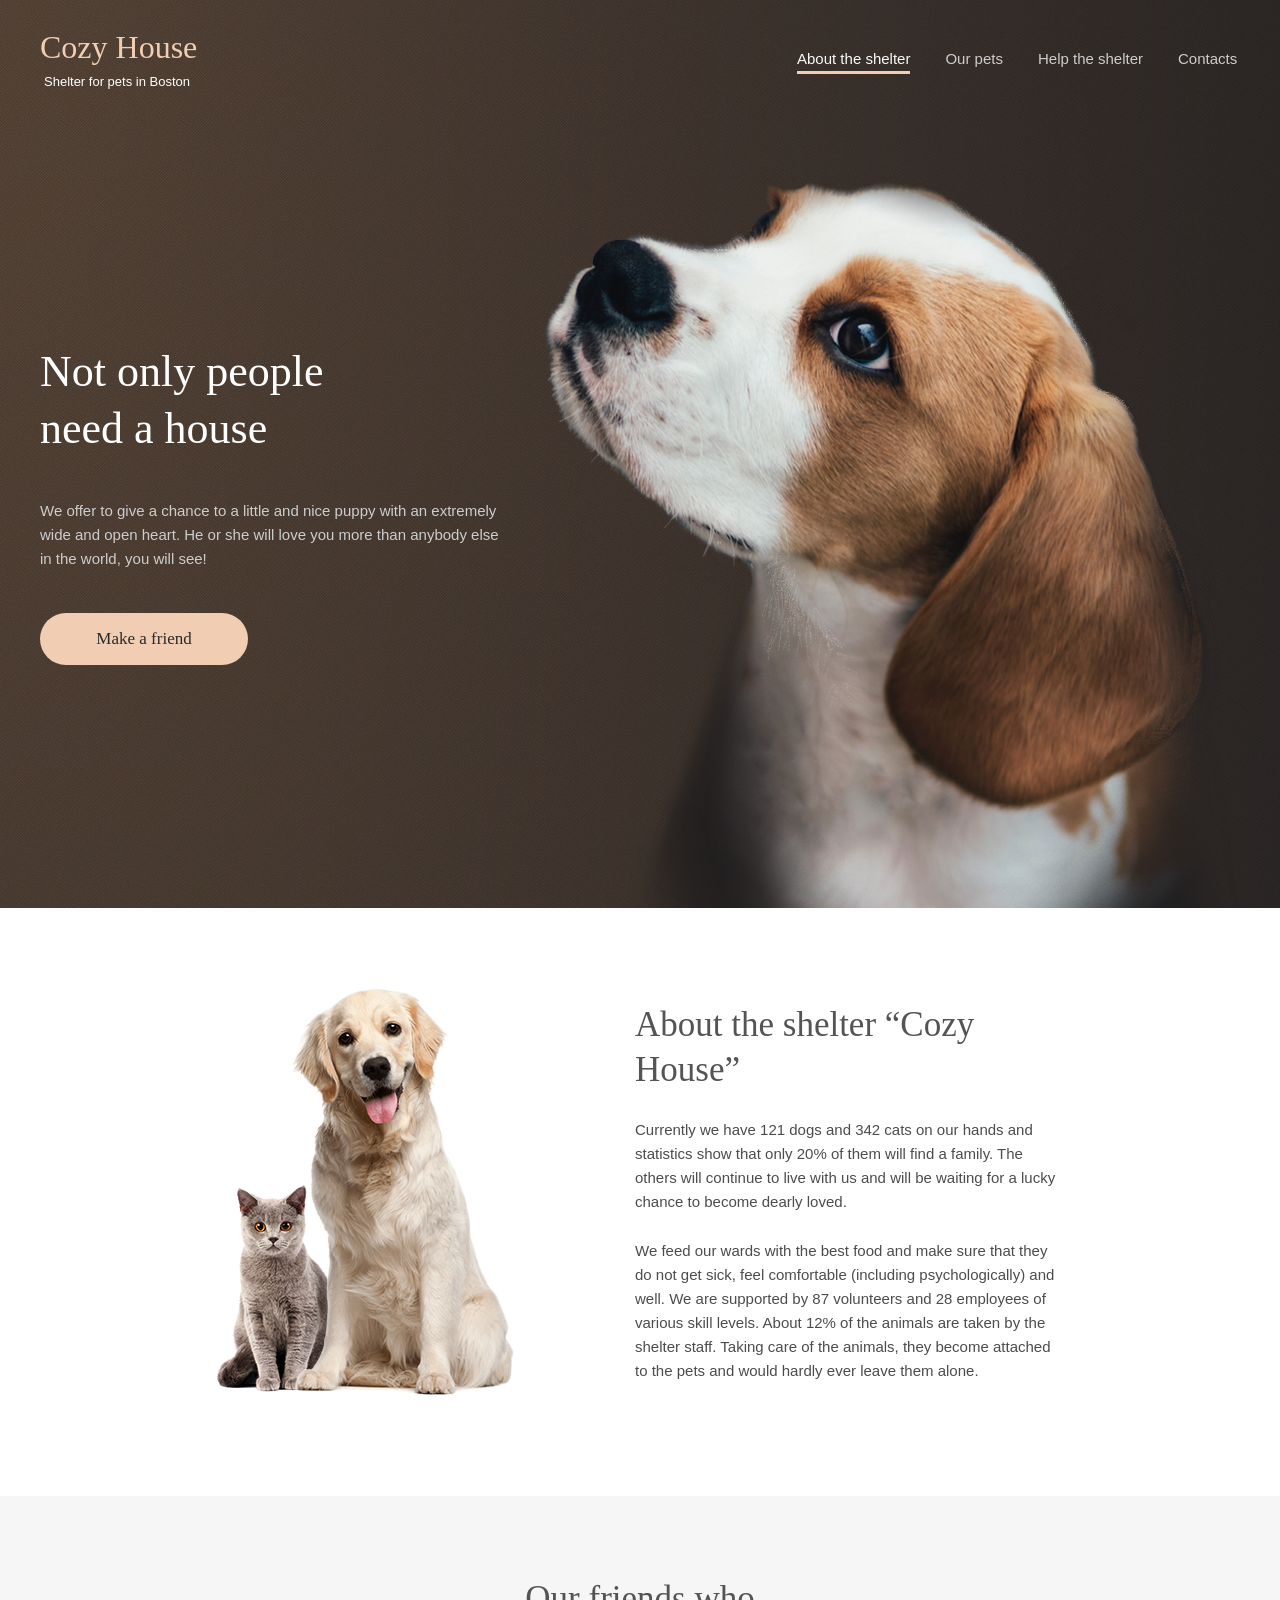
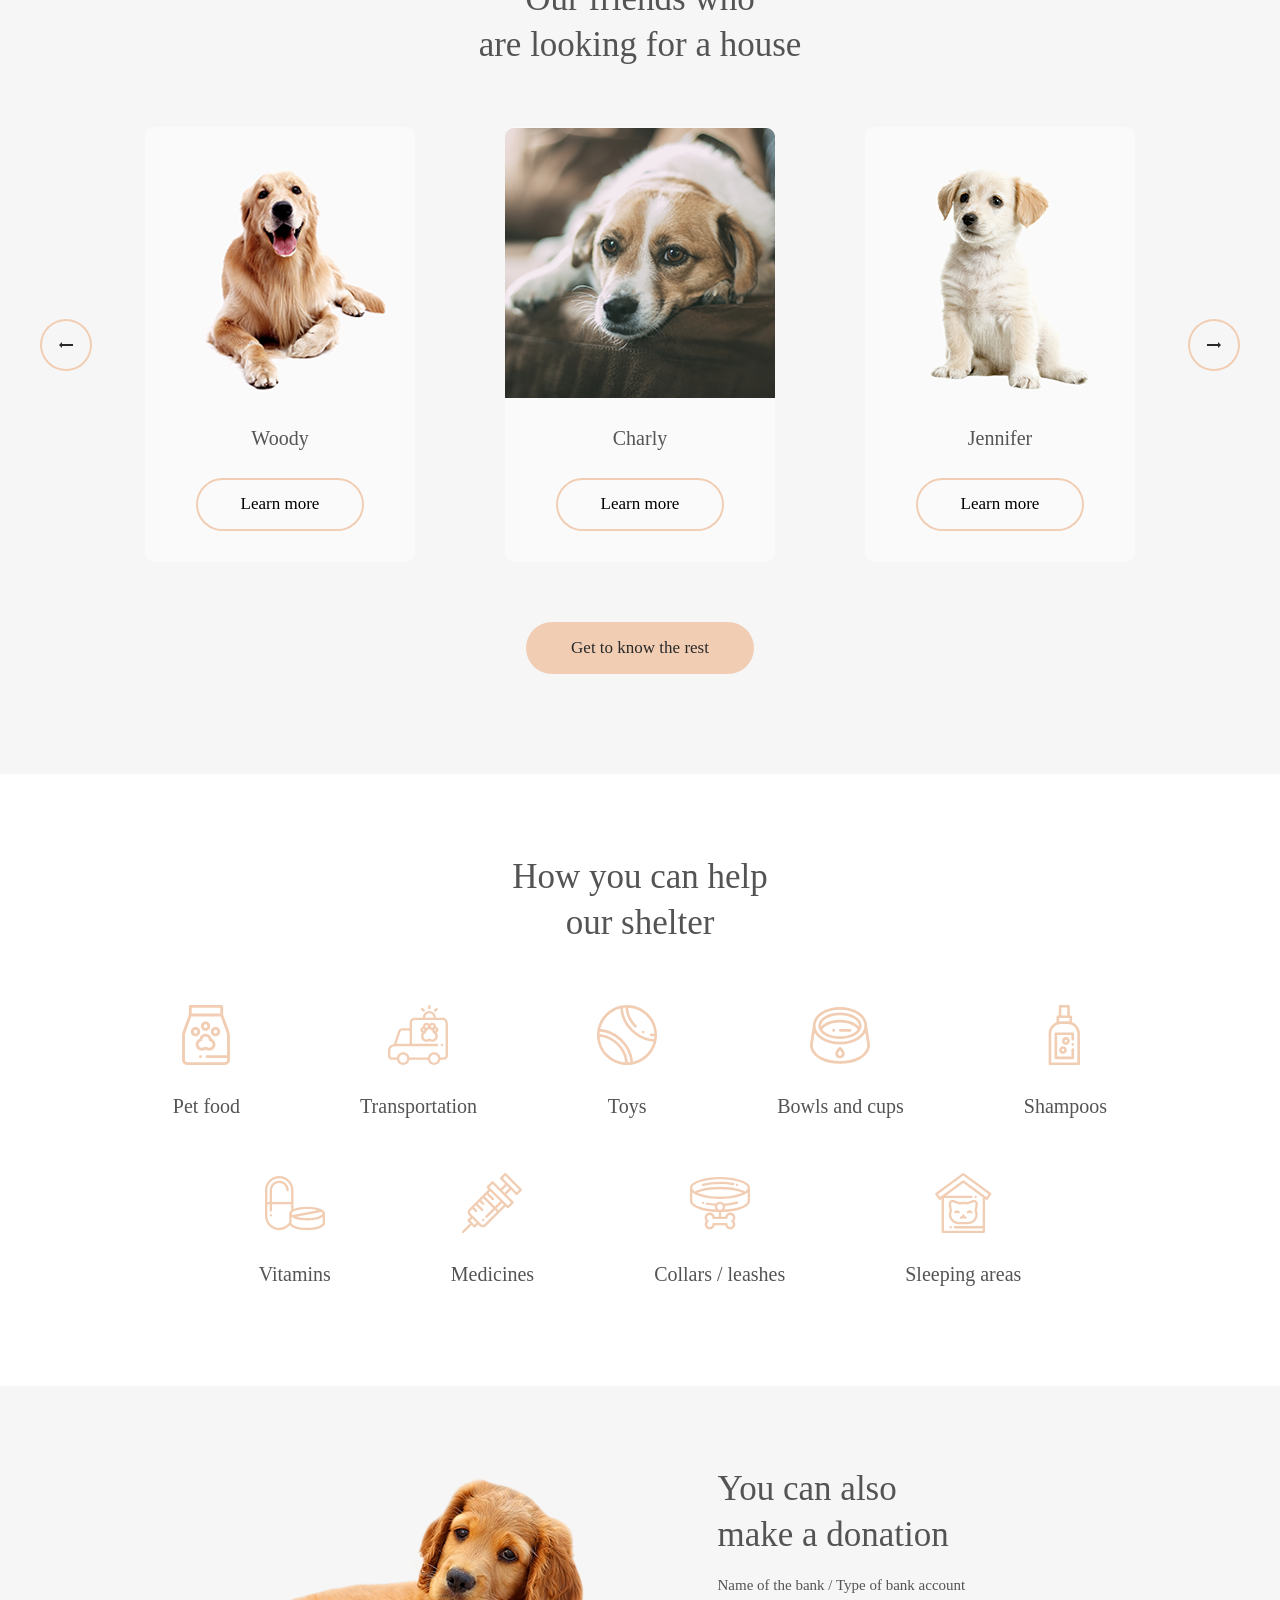
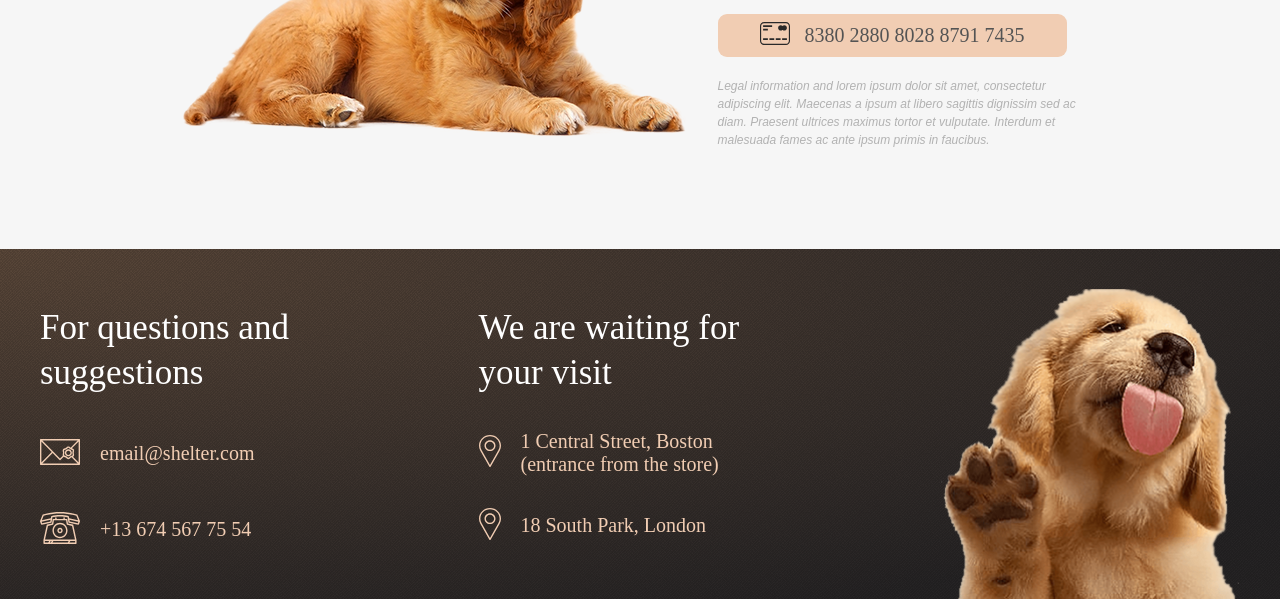
<file: index.html>
<!DOCTYPE html>
<html lang="en">
<head>
  <meta charset="UTF-8">
  <meta name="viewport" content="width=device-width, initial-scale=1.0">
  <title>Cozy House</title>
  <link rel="icon" href="./assets/favicons/favicon.ico" type="image/x-icon">
  <link rel="stylesheet" href="./css/style.css">
  <link rel="stylesheet" href="./css/reset.css">
</head>
<body class="home">
    <div class="wrapper-background">
        <header class="wrapper">
            <div class="header__container">
                <div class="logo">
                    <a href="#">
                        <h1>Cozy House</h1>
                        <p>Shelter for pets in Boston</p>
                    </a>    
                </div>
                <nav class="header__nav">
                    <ul class="navigation">
                        <li>
                            <a href="index.html" class="nav__link active">About the shelter</a>
                        </li>
                        <li>
                            <a href="pets.html" class="nav__link">Our pets</a>
                        </li>
                        <li>
                            <a href="#help" class="nav__link">Help the shelter</a>
                        </li>
                        <li>
                            <a href="#contacts" class="nav__link">Contacts</a>
                        </li>
                    </ul>
                </nav>
                <button class="burger-btn">
                    <span></span>
                    <span></span>
                    <span></span>
                </button>
                <div class="burger__wrapper">
                    <div class="burger-menu">
                        <nav class="burger-menu-nav">
                            <ul class="burger-nav">
                                <li>
                                    <a href="index.html" class="burger-link active">About the shelter</a>
                                </li>
                                <li>
                                    <a href="pets.html" class="burger-link">Our pets</a>
                                </li>
                                <li>
                                    <a href="#help" class="burger-link">Help the shelter</a>
                                </li>
                                <li>
                                    <a href="#contacts" class="burger-link">Contacts</a>
                                </li>
                            </ul>
                        </nav>
                    </div>
                </div>
            </div>
        </header>

        <main>
            <section class="start__screen">
                <div class="start__screen-section">
                    <div class="start__screen-content">
                        <div class="start__screen-heading">
                            <h2>Not only people<br> need a house</h2>
                        </div>
                        <div class="start__screen-subtitle">
                            <p>We offer to give a chance to a little and nice puppy with an extremely wide and open heart. He or she will love you more than anybody else in the world, you will see!</p>
                        </div>
                        <button class="btn__primary" onclick="location.href='#pets'">Make a friend</button>
                    </div>
                </div>
            </section>
            <section class="section__about" id="about">
                <div class="about__content">
                    <div class="about__img">
                        <img src="assets/about-pets.png" alt="About Pets">
                    </div>
                    <div class="about__text">
                        <div class="about__heading">
                            <h2>About the shelter “Cozy House”</h2>
                        </div>
                        <div class="about__subheading-1">
                            <p>Currently we have 121 dogs and 342 cats on our hands and statistics show that only 20% of them will find a family. The others will continue to live with us and will be waiting for a lucky chance to become dearly loved.</p>
                        </div>
                        <div class="about__subheading-2">
                            <p>We feed our wards with the best food and make sure that they do not get sick, feel comfortable (including psychologically) and well. We are supported by 87 volunteers and 28 employees of various skill levels. About 12% of the animals are taken by the shelter staff. Taking care of the animals, they become attached to the pets and would hardly ever leave them alone.</p>
                        </div>
                    </div>
                </div>
            </section>
            <section class="section__pets" id="pets">
                <div class="pets__content">
                    <div class="pets__heading">
                        <h2>Our friends who <br> are looking for a house</h2>
                    </div>
                    <div class="pets__slider">
                        <button class="arrow prev desktop">
                            <svg width="14" height="6" viewBox="0 0 14 6" fill="none" xmlns="http://www.w3.org/2000/svg">
                                <path d="M14 2V4H3V6L0 3L3 0V2H14Z" fill="#292929"/>
                            </svg>
                        </button>
                        <div class="slider__row"></div>
                        <button class="arrow prev mobile">
                            <svg width="14" height="6" viewBox="0 0 14 6" fill="none" xmlns="http://www.w3.org/2000/svg">
                                <path d="M14 2V4H3V6L0 3L3 0V2H14Z" fill="#292929"/>
                            </svg>
                        </button>
                        <button class="arrow next">
                            <svg width="14" height="6" viewBox="0 0 14 6" fill="none" xmlns="http://www.w3.org/2000/svg">
                                <path d="M0 4V2L11 2V0L14 3L11 6V4L0 4Z" fill="#292929"/>
                            </svg>
                        </button>
                    </div>
                    <button class="pets__btn" onclick="location.href='pets.html'">Get to know the rest</button>
                </div>
                <div class="pop-up hidden">
                    <div class="pop-up__window">
                        <button class="modal-btn">
                            <svg width="12" height="12" viewBox="0 0 12 12" fill="none" xmlns="http://www.w3.org/2000/svg">
                                <path fill-rule="evenodd" clip-rule="evenodd" d="M7.42618 6.00003L11.7046 1.72158C12.0985 1.32775 12.0985 0.689213 11.7046 0.295433C11.3108 -0.0984027 10.6723 -0.0984027 10.2785 0.295433L5.99998 4.57394L1.72148 0.295377C1.32765 -0.098459 0.68917 -0.098459 0.295334 0.295377C-0.0984448 0.689213 -0.0984448 1.32775 0.295334 1.72153L4.57383 5.99997L0.295334 10.2785C-0.0984448 10.6723 -0.0984448 11.3108 0.295334 11.7046C0.68917 12.0985 1.32765 12.0985 1.72148 11.7046L5.99998 7.42612L10.2785 11.7046C10.6723 12.0985 11.3108 12.0985 11.7046 11.7046C12.0985 11.3108 12.0985 10.6723 11.7046 10.2785L7.42618 6.00003Z" fill="#292929"/>
                            </svg>
                        </button>
                        <div class="pop-up__content"></div>
                    </div>
                </div>
            </section>
            <section class="section__help" id="help">
                <div class="help__content">
                    <div class="help__heading">
                        <h3>How you can help our shelter</h3>
                    </div>
                    <div class="help__list">
                        <div class="help__icon">
                            <svg width="60" height="60" viewBox="0 0 60 60" fill="none" xmlns="http://www.w3.org/2000/svg">
                                <path d="M52.8978 25.4978L47.1429 9.7473V1.42852C47.1429 0.639609 46.5032 0 45.7144 0H14.2858C13.4969 0 12.8573 0.639727 12.8573 1.42852V9.74719L7.10214 25.4978C6.41927 27.3636 6.07039 29.335 6.07147 31.3219V55.0765C6.07147 57.7913 8.28011 60 10.995 60H49.005C51.7199 60 53.9285 57.7913 53.9285 55.0765V31.3219C53.9285 29.329 53.5817 27.3694 52.8978 25.4978ZM15.7142 2.85715H44.2857V8.57145H15.7142V2.85715ZM51.0715 50.1321H30.9077C30.1188 50.1321 29.4792 50.7718 29.4792 51.5606C29.4792 52.3495 30.1189 52.9891 30.9077 52.9891H51.0715V55.0763C51.0715 56.2157 50.1445 57.1427 49.005 57.1427H10.995C9.85558 57.1427 8.92862 56.2158 8.92862 55.0763V31.3219C8.92774 29.6695 9.21788 28.03 9.78573 26.4783L15.2848 11.4286H44.7152L50.2142 26.4783C50.7821 28.03 51.0722 29.6695 51.0714 31.3219L51.0715 50.1321Z" fill="#F1CDB3"/>
                                <path d="M35.6169 33.805C35.1505 30.8772 32.6078 28.632 29.5505 28.632C26.4932 28.632 23.9504 30.8772 23.484 33.805C21.067 34.7989 19.4857 37.2756 19.6899 39.9659C19.9175 42.9637 22.3506 45.392 25.349 45.6148C26.5071 45.7011 27.6572 45.4628 28.6751 44.9259C29.2315 44.6328 29.8697 44.6326 30.4256 44.926C31.3085 45.3908 32.2914 45.6331 33.2891 45.632C33.4429 45.632 33.5974 45.6263 33.7516 45.6149C36.7502 45.3923 39.1832 42.9638 39.411 39.966C39.6152 37.2756 38.0339 34.7989 35.6169 33.805ZM36.562 39.7495C36.4405 41.35 35.1415 42.6466 33.5402 42.7655C32.9176 42.8126 32.3013 42.6851 31.7586 42.3986C31.0781 42.0394 30.3201 41.8517 29.5506 41.8517C28.781 41.8517 28.0231 42.0394 27.3425 42.3986C26.7999 42.6849 26.1849 42.8123 25.5608 42.7655C23.9597 42.6467 22.6606 41.3501 22.5391 39.7495C22.4143 38.1062 23.5296 36.6124 25.1331 36.2746C25.4588 36.206 25.7503 36.0259 25.9573 35.7653C26.1643 35.5047 26.2739 35.18 26.2671 34.8473L26.2648 34.775C26.2648 32.9632 27.7386 31.4893 29.5505 31.4893C31.3623 31.4893 32.8362 32.9632 32.8362 34.7698L32.834 34.8473C32.827 35.1801 32.9366 35.5048 33.1436 35.7654C33.3507 36.026 33.6423 36.2061 33.968 36.2746C35.5717 36.6124 36.6868 38.1062 36.562 39.7495Z" fill="#F1CDB3"/>
                                <path d="M29.5506 25.7751C32.1108 25.7751 34.1934 23.6924 34.1934 21.1322C34.1934 18.572 32.1108 16.4893 29.5506 16.4893C26.9904 16.4893 24.9077 18.5721 24.9077 21.1322C24.9077 23.6923 26.9906 25.7751 29.5506 25.7751ZM29.5506 19.3465C30.5353 19.3465 31.3363 20.1475 31.3363 21.1322C31.3363 22.1169 30.5353 22.9179 29.5506 22.9179C28.5659 22.9179 27.7649 22.1169 27.7649 21.1322C27.7649 20.1475 28.566 19.3465 29.5506 19.3465Z" fill="#F1CDB3"/>
                                <path d="M24.1935 26.6561C24.1935 24.0959 22.1107 22.0132 19.5506 22.0132C16.9905 22.0132 14.9078 24.096 14.9078 26.6561C14.9078 29.2162 16.9904 31.2989 19.5506 31.2989C22.1108 31.2989 24.1935 29.2162 24.1935 26.6561ZM19.5506 28.4418C18.5659 28.4418 17.7649 27.6408 17.7649 26.6561C17.7649 25.6714 18.5659 24.8704 19.5506 24.8704C20.5353 24.8704 21.3363 25.6714 21.3363 26.6561C21.3363 27.6408 20.5352 28.4418 19.5506 28.4418Z" fill="#F1CDB3"/>
                                <path d="M39.5506 22.0131C36.9904 22.0131 34.9077 24.0959 34.9077 26.656C34.9077 29.216 36.9906 31.2988 39.5506 31.2988C42.1107 31.2988 44.1934 29.2162 44.1934 26.656C44.1934 24.0958 42.1107 22.0131 39.5506 22.0131ZM39.5506 28.4418C38.5658 28.4418 37.7649 27.6408 37.7649 26.6561C37.7649 25.6714 38.5659 24.8704 39.5506 24.8704C40.5353 24.8704 41.3363 25.6714 41.3363 26.6561C41.3363 27.6408 40.5353 28.4418 39.5506 28.4418Z" fill="#F1CDB3"/>
                                <path d="M24.6934 50.1322H24.3465C23.5576 50.1322 22.918 50.7719 22.918 51.5607C22.918 52.3496 23.5577 52.9892 24.3465 52.9892H24.6934C25.4823 52.9892 26.1219 52.3495 26.1219 51.5607C26.122 50.7719 25.4824 50.1322 24.6934 50.1322Z" fill="#F1CDB3"/>
                            </svg>
                            <p class="help__text">Pet food</p>
                        </div>
                        <div class="help__icon">
                            <svg width="61" height="60" viewBox="0 0 61 60" fill="none" xmlns="http://www.w3.org/2000/svg">
                                <path d="M55.0279 12.7115H48.0049V12.5095C48.0049 8.87665 45.0495 5.92118 41.4167 5.92118C37.7838 5.92118 34.8284 8.87665 34.8284 12.5095V12.7115H26.5806C23.8649 12.7115 21.6556 14.9209 21.6556 17.6365V23.2009H14.2693C12.5073 23.2009 10.9411 24.2562 10.2793 25.8893C10.2697 25.9133 10.2608 25.9375 10.2526 25.962L5.99157 38.8689C5.9529 38.8919 5.90357 38.9191 5.84216 38.9498C5.59853 39.0714 5.14279 39.2568 4.35857 39.4484C3.11412 39.7499 2.0074 40.4616 1.21672 41.4688C0.426051 42.4759 -0.00253772 43.72 1.13048e-05 45.0004V51.0987C1.13048e-05 53.1406 1.66114 54.8018 3.70302 54.8018L8.92724 54.802C9.47884 57.7562 12.0749 59.9999 15.1867 59.9999C18.2984 59.9999 20.8944 57.7561 21.4461 54.8021L39.8707 54.8024C40.4224 57.7564 43.0184 59.9999 46.1301 59.9999C49.2416 59.9999 51.8376 57.7565 52.3894 54.8026L55.7071 54.8027C58.2467 54.8027 59.9529 53.0963 59.9529 50.5568V20.08C59.9529 13.4295 56.5086 12.7115 55.0279 12.7115ZM37.1721 12.5095C37.1721 10.169 39.0762 8.26493 41.4167 8.26493C43.7571 8.26493 45.6612 10.169 45.6612 12.5095V12.7115H37.1721V12.5095ZM12.4648 26.7379C12.6145 26.3833 12.8657 26.0809 13.1867 25.8686C13.5077 25.6563 13.8843 25.5436 14.2692 25.5447H21.6554V38.8266H8.47372L12.4648 26.7379ZM15.1867 57.6562C12.967 57.6562 11.1612 55.8504 11.1612 53.6307C11.1612 53.6033 11.1627 53.5762 11.1633 53.5488C11.1641 53.5069 11.1643 53.465 11.1665 53.4234C11.1668 53.4168 11.1676 53.4104 11.168 53.4038C11.2861 51.2894 13.0435 49.6052 15.1867 49.6052C17.1261 49.6052 18.7497 50.9841 19.1285 52.8129L19.1302 52.82C19.1429 52.882 19.154 52.9445 19.1638 53.0076L19.1657 53.018C19.1727 53.0638 19.1779 53.1101 19.1833 53.1564C19.1857 53.1775 19.1891 53.1983 19.1912 53.2194C19.1949 53.2554 19.1968 53.2921 19.1995 53.3285C19.2019 53.3602 19.2052 53.3916 19.2068 53.4235C19.2085 53.4563 19.2085 53.4896 19.2093 53.5226C19.2102 53.5586 19.212 53.5944 19.212 53.6306C19.2122 55.8504 17.4063 57.6562 15.1867 57.6562ZM46.1301 57.6562C43.9104 57.6562 42.1045 55.8504 42.1045 53.6307C42.1045 53.5783 42.1065 53.5263 42.1085 53.4743C42.1091 53.4576 42.109 53.4405 42.1098 53.4238C42.1118 53.3852 42.1156 53.3471 42.1186 53.3088C42.121 53.2791 42.1224 53.2491 42.1254 53.2196C42.1267 53.207 42.1288 53.1947 42.1301 53.1823C42.1437 53.06 42.1621 52.939 42.1865 52.8203C42.1872 52.8168 42.1881 52.8134 42.1889 52.8099C42.569 50.9826 44.1915 49.6053 46.1301 49.6053C46.6849 49.6053 47.214 49.7181 47.6954 49.9222C49.1398 50.5341 50.1554 51.966 50.1554 53.6308C50.1554 55.8504 48.3497 57.6562 46.1301 57.6562ZM55.7071 52.4588L52.3913 52.4587C52.3874 52.4379 52.3824 52.4175 52.3783 52.3968C52.3507 52.2591 52.3189 52.1222 52.283 51.9864C52.267 51.927 52.2502 51.8679 52.2325 51.809C52.2215 51.7724 52.2107 51.7358 52.1992 51.6994C52.1795 51.6382 52.1588 51.5772 52.1372 51.5166C52.1257 51.4842 52.1148 51.4513 52.1027 51.4191C52.0766 51.3492 52.0492 51.2799 52.0205 51.211C52.0115 51.1892 52.0033 51.1669 51.994 51.1452C51.9553 51.0542 51.9145 50.9641 51.8717 50.875C51.8663 50.8639 51.8604 50.8532 51.855 50.8422C51.8176 50.7656 51.7787 50.6897 51.7383 50.6146C51.7234 50.5871 51.7076 50.5602 51.6924 50.5329C51.6602 50.4749 51.6271 50.4175 51.5931 50.3606C51.5746 50.3297 51.5554 50.2995 51.5363 50.2689C51.484 50.1846 51.4296 50.1016 51.373 50.0201C51.3174 49.9395 51.26 49.8602 51.2008 49.7821C51.1638 49.7337 51.1261 49.6858 51.0878 49.6385C51.0649 49.6102 51.0424 49.5819 51.0191 49.554C50.9774 49.5043 50.9349 49.4553 50.8917 49.4069C50.8704 49.383 50.8497 49.3585 50.828 49.3349C50.7742 49.2763 50.7193 49.2188 50.6633 49.1623C50.6513 49.1501 50.6398 49.1374 50.6276 49.1253C50.5585 49.0563 50.4879 48.989 50.4157 48.9233C50.4004 48.9092 50.3843 48.896 50.3687 48.882C50.3122 48.8315 50.2551 48.7815 50.1967 48.7329C50.1711 48.7116 50.1448 48.6912 50.1189 48.6704C50.0695 48.6304 50.0195 48.5911 49.969 48.5525C49.9392 48.53 49.9091 48.5081 49.879 48.4861C49.7516 48.3927 49.6207 48.3043 49.4865 48.221C49.4537 48.2004 49.4208 48.1802 49.3875 48.1602C49.3356 48.1292 49.2831 48.0993 49.2303 48.0698C49.1978 48.0516 49.1654 48.0331 49.1326 48.0155C49.0752 47.9847 49.017 47.9553 48.9585 47.9262C48.9294 47.9117 48.9007 47.8966 48.8714 47.8826C48.7948 47.8461 48.7175 47.8111 48.6395 47.7776C48.6276 47.7725 48.6158 47.7667 48.6038 47.7616C48.5131 47.7233 48.4215 47.6871 48.3291 47.6531C48.3027 47.6433 48.2759 47.6348 48.2493 47.6254C48.1829 47.602 48.1165 47.5789 48.0492 47.5575C48.014 47.5464 47.9783 47.5363 47.9428 47.5258C47.8832 47.5081 47.8234 47.4906 47.7631 47.4746C47.7244 47.4643 47.6855 47.4549 47.6465 47.4453C47.548 47.421 47.4489 47.3992 47.3494 47.3798C47.2904 47.3684 47.2313 47.3578 47.172 47.348C47.1313 47.3413 47.0906 47.3345 47.0497 47.3287C46.9881 47.3199 46.9263 47.3121 46.8645 47.3051C46.8252 47.3006 46.7861 47.2956 46.7466 47.2919C46.678 47.2856 46.6094 47.2803 46.5407 47.2762C46.507 47.2741 46.4738 47.271 46.44 47.2694C46.3367 47.2643 46.2333 47.2617 46.1299 47.2615C46.026 47.2615 45.9226 47.2645 45.8199 47.2694C45.7861 47.271 45.7527 47.2741 45.7191 47.2762C45.6503 47.2806 45.5816 47.2853 45.5134 47.2919C45.4738 47.2958 45.4347 47.3007 45.3953 47.3052C45.3334 47.3124 45.2717 47.3199 45.2104 47.3288C45.1693 47.3348 45.1285 47.3415 45.0877 47.3483C44.9876 47.3649 44.8879 47.3838 44.7886 47.4049C44.7303 47.4175 44.6721 47.431 44.6141 47.4453C44.5747 47.4549 44.5355 47.4645 44.4965 47.4748C44.4367 47.4906 44.3775 47.5079 44.3185 47.5254C44.2824 47.5362 44.246 47.5464 44.2102 47.5578C44.1445 47.5788 44.0791 47.601 44.0141 47.6242C43.9862 47.6341 43.958 47.6431 43.9302 47.6534C43.8381 47.6874 43.7469 47.7233 43.6569 47.7613C43.642 47.7677 43.6275 47.7747 43.6126 47.7812C43.5375 47.8136 43.463 47.847 43.3894 47.8822C43.3583 47.897 43.328 47.913 43.2972 47.9283C43.2407 47.9566 43.1842 47.9849 43.1286 48.0147C43.0943 48.0331 43.0604 48.0524 43.0265 48.0715C42.9753 48.1001 42.9245 48.1293 42.8741 48.1592C42.7556 48.2304 42.6393 48.3051 42.5254 48.3833C42.478 48.416 42.4311 48.4494 42.3846 48.4835C42.3526 48.5068 42.3205 48.53 42.289 48.5539C42.2408 48.5904 42.1936 48.6281 42.1465 48.6659C42.1181 48.6888 42.0894 48.711 42.0614 48.7343C42.0073 48.7795 41.9543 48.826 41.9017 48.8727C41.8821 48.8901 41.8621 48.9069 41.8428 48.9244C41.7716 48.9892 41.702 49.0556 41.6339 49.1235C41.6167 49.1406 41.6004 49.1587 41.5833 49.176C41.5328 49.2276 41.4826 49.2795 41.4338 49.3328C41.4094 49.3595 41.3858 49.387 41.3619 49.414C41.3217 49.4594 41.2818 49.5049 41.2429 49.5514C41.2176 49.5817 41.1929 49.6126 41.1682 49.6434C41.1321 49.6881 41.0965 49.7331 41.0616 49.7788C40.9779 49.889 40.8977 50.0018 40.821 50.1169C40.789 50.165 40.7581 50.2137 40.7275 50.2627C40.7065 50.2962 40.6853 50.3296 40.665 50.3635C40.6334 50.4161 40.6031 50.4695 40.5731 50.5232C40.5556 50.5545 40.5374 50.5854 40.5203 50.6172C40.4842 50.684 40.4499 50.752 40.4162 50.8202C40.4067 50.8394 40.3965 50.858 40.3873 50.8774C40.3451 50.965 40.305 51.0536 40.2669 51.143C40.2553 51.1703 40.2449 51.1982 40.2337 51.2258C40.2078 51.2889 40.1822 51.3523 40.1583 51.4165C40.1449 51.4524 40.1329 51.4887 40.1201 51.5247C40.0999 51.5817 40.0805 51.6389 40.0619 51.6964C40.0493 51.7355 40.0377 51.7751 40.0259 51.8146C39.9971 51.911 39.9706 52.008 39.9465 52.1056C39.9326 52.162 39.9196 52.2187 39.9072 52.2758C39.8981 52.3171 39.8892 52.3585 39.881 52.4001C39.8772 52.4198 39.8724 52.4391 39.8687 52.4588L21.4476 52.4585C21.4437 52.4382 21.4389 52.4181 21.4349 52.3979C21.427 52.3578 21.4184 52.3181 21.4098 52.2783C21.3758 52.1215 21.3357 51.9659 21.2897 51.8122C21.2783 51.774 21.267 51.7358 21.2549 51.6978C21.2359 51.6389 21.2161 51.5804 21.1954 51.5221C21.1831 51.4872 21.1712 51.452 21.1583 51.4174C21.1339 51.3522 21.1083 51.2875 21.0816 51.2232C21.0708 51.1967 21.0607 51.1697 21.0495 51.1435C21.0113 51.0538 20.9711 50.965 20.9288 50.8771C20.9202 50.8594 20.9108 50.8423 20.9022 50.8247C20.8679 50.7548 20.8324 50.6855 20.7955 50.6169C20.7789 50.5859 20.7611 50.5556 20.7438 50.525C20.7134 50.4707 20.6828 50.4166 20.6508 50.3634C20.6306 50.3297 20.6097 50.2968 20.5889 50.2636C20.5582 50.2143 20.5269 50.1654 20.4948 50.1169C20.4181 50.0019 20.3379 49.8893 20.2543 49.7792C20.2195 49.7335 20.1839 49.6885 20.1478 49.6438C20.123 49.613 20.0983 49.582 20.0729 49.5516C20.034 49.5055 19.9945 49.4598 19.9543 49.4147C19.9302 49.3876 19.9065 49.3599 19.882 49.3331C19.8338 49.2803 19.7841 49.2289 19.734 49.1778C19.7165 49.1599 19.6997 49.1413 19.6819 49.1238C19.6139 49.0559 19.5444 48.9897 19.4734 48.925C19.4537 48.907 19.4331 48.89 19.4132 48.8722C19.3611 48.8255 19.3083 48.7798 19.2547 48.7349C19.2264 48.7114 19.1973 48.6888 19.1686 48.6657C19.122 48.6282 19.0751 48.5908 19.0273 48.5546C18.9955 48.5304 18.9632 48.5071 18.931 48.4836C18.8847 48.4497 18.838 48.4165 18.7909 48.3838C18.7103 48.3285 18.6284 48.2749 18.5454 48.2232C18.511 48.2016 18.4763 48.1803 18.4415 48.1594C18.3914 48.1296 18.3409 48.1006 18.2901 48.0722C18.2558 48.053 18.2217 48.0336 18.187 48.0151C18.1317 47.9856 18.076 47.957 18.0198 47.9293C17.9886 47.9137 17.9578 47.8975 17.9263 47.8824C17.8536 47.8478 17.7802 47.8146 17.7062 47.7827C17.6904 47.7758 17.6749 47.7683 17.659 47.7615C17.5689 47.7234 17.4779 47.6875 17.3861 47.6536C17.3578 47.6432 17.3291 47.6341 17.3006 47.624C17.2361 47.601 17.1713 47.579 17.1061 47.558C17.07 47.5465 17.0333 47.5362 16.9969 47.5254C16.9381 47.5078 16.8791 47.491 16.8198 47.4751C16.7806 47.4646 16.7411 47.455 16.7016 47.4454C16.5452 47.4067 16.3874 47.3743 16.2284 47.3484C16.1876 47.3417 16.1468 47.3349 16.1057 47.3289C16.0441 47.3202 15.9824 47.3123 15.9206 47.3054C15.8814 47.3008 15.8422 47.2959 15.8027 47.292C15.7342 47.2857 15.6656 47.2805 15.5968 47.2763C15.5632 47.2742 15.5299 47.2711 15.4962 47.2695C15.3929 47.2644 15.2895 47.2618 15.1861 47.2617C15.0822 47.2617 14.9789 47.2646 14.876 47.2695C14.8423 47.2711 14.8089 47.2742 14.7752 47.2763C14.7065 47.2808 14.6378 47.2854 14.5696 47.292C14.53 47.2959 14.4907 47.3008 14.4513 47.3054C14.3897 47.3123 14.3281 47.3202 14.2667 47.3289C14.2254 47.3349 14.1845 47.3417 14.1436 47.3484C14.0435 47.3648 13.9438 47.3837 13.8447 47.405C13.7865 47.4175 13.7288 47.431 13.6711 47.4452C13.6314 47.4549 13.5915 47.4646 13.5522 47.4751C13.4933 47.4909 13.4347 47.5076 13.3764 47.5251C13.3396 47.536 13.3026 47.5465 13.266 47.558C13.2015 47.5784 13.1378 47.6007 13.0742 47.6231C13.0447 47.6334 13.0151 47.6429 12.9859 47.6536C12.8943 47.6875 12.8036 47.7231 12.714 47.761C12.6959 47.7687 12.6782 47.7773 12.6601 47.7851C12.5885 47.8162 12.5173 47.8481 12.447 47.8817C12.4142 47.8974 12.382 47.9143 12.3495 47.9306C12.2947 47.9577 12.2403 47.9855 12.1863 48.0142C12.1507 48.0333 12.1157 48.0534 12.0804 48.0732C12.0307 48.1011 11.9811 48.1292 11.9323 48.1585C11.8487 48.2086 11.7662 48.2604 11.6849 48.3141C11.6497 48.3373 11.6148 48.3608 11.5801 48.3847C11.5342 48.4163 11.489 48.4488 11.4438 48.4816C11.4104 48.506 11.3768 48.5302 11.3439 48.5553C11.2978 48.5903 11.2526 48.6263 11.2075 48.6625C11.1771 48.6869 11.1464 48.7107 11.1167 48.7356C11.0659 48.7778 11.0165 48.8214 10.9671 48.8651C10.9442 48.8854 10.9207 48.9051 10.898 48.9257C10.8278 48.9898 10.759 49.0554 10.6916 49.1225C10.6708 49.1433 10.6508 49.1651 10.6302 49.1862C10.5834 49.2342 10.5369 49.2822 10.4917 49.3315C10.4653 49.3602 10.44 49.3899 10.4142 49.4191C10.376 49.4623 10.3379 49.5056 10.301 49.5499C10.2743 49.5817 10.2483 49.6143 10.2223 49.6468C10.1876 49.6897 10.1535 49.7331 10.12 49.777C10.0611 49.8544 10.0039 49.9332 9.94853 50.0132C9.92419 50.0482 9.90021 50.0835 9.87657 50.1189C9.84575 50.1653 9.81599 50.2123 9.78634 50.2594C9.76431 50.2946 9.74216 50.3295 9.72083 50.3651C9.69048 50.4156 9.66154 50.467 9.63259 50.5183C9.61384 50.5517 9.5945 50.5847 9.57622 50.6185C9.54246 50.6817 9.50976 50.7454 9.47814 50.8097C9.46665 50.8327 9.45446 50.8552 9.44333 50.8784C9.40161 50.9651 9.36189 51.0529 9.32403 51.1417C9.31114 51.172 9.29966 51.2028 9.28724 51.2333C9.26263 51.2936 9.23814 51.354 9.2154 51.4151C9.20146 51.4525 9.1888 51.4904 9.17556 51.5281C9.15611 51.5835 9.13689 51.639 9.11896 51.695C9.10607 51.7352 9.09411 51.7757 9.08204 51.8163C9.06575 51.871 9.04993 51.9258 9.03505 51.9811C9.00897 52.0781 8.98533 52.1757 8.96415 52.2739C8.95501 52.3161 8.94587 52.3581 8.93755 52.4007C8.9338 52.4199 8.92911 52.4389 8.92548 52.4581H3.70302C2.95349 52.4581 2.34376 51.8484 2.34376 51.0987V45.0004C2.34219 44.2451 2.59496 43.5113 3.06134 42.9171C3.52772 42.323 4.18054 41.9032 4.91462 41.7254C5.58247 41.5621 6.15611 41.376 6.6245 41.1705H49.1861C49.8332 41.1705 50.3579 40.6458 50.3579 39.9986C50.3579 39.3515 49.8332 38.8267 49.1861 38.8267H23.9993V17.6365C23.9993 16.2133 25.1574 15.0552 26.5806 15.0552H55.0277C57.2738 15.0552 57.609 18.2034 57.609 20.08V50.5567C57.609 52.2118 56.4174 52.4588 55.7071 52.4588Z" fill="#F1CDB3"/>
                                <path d="M50.4606 24.8147C50.4607 23.2763 49.3801 21.9863 47.9384 21.6615C47.9461 21.5806 47.9522 21.4992 47.9546 21.4169C47.9814 20.4633 47.6252 19.5567 46.9517 18.864C46.2667 18.1596 45.3101 17.7557 44.3269 17.7557C43.1389 17.7557 42.0808 18.3338 41.4183 19.2239C40.7563 18.3338 39.6973 17.7557 38.5066 17.7557C37.5321 17.7557 36.5821 18.1544 35.9002 18.8498C35.223 19.5402 34.8601 20.4483 34.8787 21.4064C34.8803 21.4923 34.8862 21.5773 34.8938 21.6618C33.4526 21.987 32.3727 23.2766 32.3727 24.8147C32.3727 26.1163 33.1464 27.2399 34.2576 27.7519C33.4748 28.7206 33.018 29.9464 33.018 31.2423C33.018 34.3028 35.5078 36.7927 38.5683 36.7927C39.5764 36.7927 40.5605 36.5172 41.4167 36.0051C42.2775 36.5202 43.2619 36.7924 44.265 36.7927C47.3255 36.7927 49.8154 34.3028 49.8154 31.2423C49.8154 29.9462 49.3586 28.7206 48.5758 27.7519C49.6871 27.2399 50.4606 26.1163 50.4606 24.8147ZM44.3269 20.0996C44.6809 20.0996 45.0251 20.2448 45.2713 20.4979C45.4997 20.7328 45.6205 21.0357 45.6118 21.3508C45.5915 22.0692 45.0091 22.6602 44.3133 22.6682C44.1269 22.668 43.9426 22.6279 43.773 22.5505C43.752 22.5408 43.7314 22.5304 43.7103 22.5209C43.6035 22.4646 43.5058 22.3927 43.4201 22.3077C43.1753 22.0648 43.0412 21.7384 43.0426 21.3885C43.0455 20.6778 43.6217 20.0996 44.3269 20.0996ZM37.5733 20.491C37.6946 20.3665 37.8398 20.2677 38.0001 20.2005C38.1604 20.1332 38.3326 20.0988 38.5064 20.0994C39.2138 20.0994 39.7899 20.6762 39.7907 21.3851C39.7916 21.5579 39.7578 21.7291 39.6913 21.8885C39.6248 22.048 39.527 22.1925 39.4036 22.3135C39.3199 22.3959 39.2248 22.466 39.1213 22.5217C39.083 22.5391 39.0456 22.5577 39.0078 22.5758C38.855 22.6389 38.691 22.6704 38.5258 22.6683C37.8204 22.6567 37.2355 22.0704 37.2218 21.3613C37.2155 21.0374 37.3404 20.7285 37.5733 20.491ZM34.7165 24.8148C34.7164 24.3245 35.1153 23.9257 35.6053 23.9257C36.0957 23.9257 36.4944 24.3245 36.4944 24.8148C36.4944 24.9155 36.4769 25.0118 36.4459 25.1022C36.4166 25.1611 36.3884 25.2207 36.3612 25.2808C36.2044 25.5341 35.9247 25.7038 35.6055 25.7038C35.1153 25.7038 34.7165 25.305 34.7165 24.8148ZM44.265 34.4492C43.5 34.4489 42.7603 34.175 42.1796 33.6769C41.9673 33.4945 41.6966 33.3943 41.4167 33.3946C41.1368 33.3944 40.8661 33.4946 40.6538 33.6769C40.0731 34.175 39.3334 34.4489 38.5683 34.4492C36.8002 34.4492 35.3617 33.0107 35.3617 31.2426C35.3617 29.9023 36.2068 28.6919 37.4644 28.2307C37.6707 28.1551 37.8516 28.023 37.9864 27.8495C38.1212 27.676 38.2045 27.4681 38.2268 27.2495C38.2597 26.9273 38.3411 26.6118 38.4682 26.3139C38.51 26.2346 38.5491 26.1537 38.5843 26.0707C38.8951 25.4851 39.3806 25.0108 39.9733 24.7136C40.0243 24.6912 40.0746 24.6676 40.1246 24.6428C40.532 24.4648 40.972 24.3731 41.4167 24.3737C41.8748 24.3737 42.311 24.4692 42.7063 24.6417C42.7562 24.6665 42.8066 24.6899 42.8576 24.7123C43.4514 25.0094 43.9378 25.4843 44.2491 26.0707C44.2843 26.1537 44.3234 26.2346 44.3651 26.3139C44.4923 26.6118 44.5737 26.9273 44.6065 27.2495C44.6288 27.4681 44.7121 27.676 44.847 27.8495C44.9818 28.023 45.1626 28.1551 45.3689 28.2307C46.6266 28.692 47.4716 29.9023 47.4716 31.2426C47.4716 33.0106 46.0332 34.4492 44.265 34.4492ZM47.228 25.7038C46.9088 25.7038 46.6291 25.5341 46.4723 25.2808C46.4451 25.2208 46.4168 25.1612 46.3875 25.1022C46.3556 25.0097 46.3392 24.9126 46.339 24.8148C46.339 24.3245 46.7378 23.9257 47.2281 23.9257C47.7183 23.9257 48.1171 24.3245 48.1171 24.8148C48.117 25.3049 47.7182 25.7038 47.228 25.7038Z" fill="#F1CDB3"/>
                                <path d="M55.0428 39.7758C55.0278 39.7007 55.0054 39.6273 54.9761 39.5566C54.9469 39.4857 54.9108 39.4178 54.8683 39.3539C54.8261 39.2897 54.7774 39.23 54.723 39.1758C54.6687 39.1214 54.6091 39.0727 54.5449 39.0305C54.4168 38.9457 54.2735 38.8864 54.123 38.8559C53.9722 38.8254 53.8168 38.8254 53.666 38.8559C53.591 38.8712 53.5171 38.8934 53.4456 38.9227C53.3753 38.952 53.3074 38.9884 53.2441 39.0305C53.1796 39.0727 53.1199 39.1219 53.066 39.1758C53.0119 39.2297 52.9627 39.2895 52.9195 39.3539C52.8773 39.4172 52.8408 39.4852 52.8128 39.5566C52.7835 39.627 52.7601 39.7008 52.746 39.7758C52.7308 39.8508 52.7226 39.9281 52.7226 40.0043C52.7226 40.0803 52.7308 40.1578 52.746 40.234C52.7601 40.3078 52.7835 40.3816 52.8128 40.4531C52.8421 40.5234 52.8785 40.5914 52.9206 40.6547C52.9627 40.7191 53.0119 40.7789 53.066 40.8328C53.1199 40.8867 53.1796 40.9359 53.2441 40.9793C53.3074 41.0215 53.3753 41.0566 53.4456 41.0859C53.5171 41.1152 53.591 41.1387 53.666 41.1527C53.7411 41.168 53.8184 41.1762 53.8945 41.1762C53.9706 41.1762 54.0481 41.168 54.123 41.1527C54.198 41.1387 54.2718 41.1152 54.3421 41.0859C54.4136 41.0566 54.4816 41.0215 54.5449 40.9793C54.6094 40.9359 54.6692 40.8867 54.723 40.8328C54.7769 40.7789 54.8261 40.7191 54.8683 40.6547C54.9104 40.5914 54.9468 40.5234 54.9761 40.4531C55.0054 40.3816 55.0276 40.3078 55.0428 40.234C55.0581 40.1578 55.0662 40.0803 55.0662 40.0043C55.0662 39.9281 55.0581 39.8508 55.0428 39.7758Z" fill="#F1CDB3"/>
                                <path d="M41.4167 0C40.7696 0 40.2448 0.524648 40.2448 1.17188V3.13359C40.2448 3.78082 40.7696 4.30547 41.4167 4.30547C42.0639 4.30547 42.5885 3.7807 42.5885 3.13359V1.17188C42.5885 0.524648 42.0639 0 41.4167 0Z" fill="#F1CDB3"/>
                                <path d="M36.4797 4.55659L34.844 3.27234C34.723 3.1773 34.5844 3.10703 34.4362 3.06555C34.288 3.02407 34.1331 3.01218 33.9803 3.03057C33.8275 3.04896 33.6798 3.09727 33.5457 3.17273C33.4116 3.24819 33.2936 3.34934 33.1986 3.47038C32.799 3.97944 32.8877 4.71608 33.3966 5.11569L35.0323 6.39995C35.2384 6.56221 35.493 6.65035 35.7553 6.65015C35.933 6.65039 36.1084 6.61017 36.2682 6.53253C36.4281 6.45488 36.5681 6.34186 36.6778 6.20202C37.0775 5.69284 36.9888 4.9562 36.4797 4.55659Z" fill="#F1CDB3"/>
                                <path d="M49.6348 3.47021C49.2352 2.96115 48.4987 2.87244 47.9894 3.27216L46.3537 4.55642C45.8446 4.95603 45.7559 5.69267 46.1556 6.20185C46.2652 6.34177 46.4053 6.45487 46.5651 6.53254C46.725 6.61021 46.9004 6.65042 47.0781 6.6501C47.3404 6.65028 47.5951 6.56214 47.8011 6.3999L49.4368 5.11564C49.9459 4.71603 50.0346 3.97939 49.6348 3.47021Z" fill="#F1CDB3"/>
                            </svg>
                            <p class="help__text">Transportation</p>
                        </div>
                        <div class="help__icon">
                            <svg width="60" height="60" viewBox="0 0 60 60" fill="none" xmlns="http://www.w3.org/2000/svg">
                                <path d="M51.2132 8.78672C45.5469 3.1207 38.0133 0 30 0C21.9867 0 14.4531 3.1207 8.78684 8.78672C3.12047 14.4531 0 21.9866 0 30C0 38.0134 3.12047 45.5469 8.78684 51.2133C14.4531 56.8793 21.9867 60 30 60C38.0133 60 45.5469 56.8793 51.2132 51.2133C56.8795 45.5469 60 38.0134 60 30C60 21.9866 56.8795 14.4531 51.2132 8.78672ZM10.6314 49.3685C5.90438 44.6415 3.11918 38.4906 2.67352 31.8832C3.39 31.9077 4.1223 31.9755 4.86223 32.0856C10.1654 32.8733 15.5023 35.7234 19.8894 40.1106C24.2766 44.4979 27.1266 49.8346 27.9144 55.1379C28.0223 55.8586 28.0894 56.5849 28.1154 57.3132C21.7419 56.8775 15.4928 54.2298 10.6314 49.3685ZM30.7262 57.3682C30.7013 56.4931 30.6239 55.6203 30.4946 54.7545C29.6251 48.9019 26.5139 43.046 21.7338 38.2659C16.9538 33.4859 11.098 30.3746 5.2452 29.5051C4.37502 29.3751 3.49781 29.2977 2.61832 29.2732C2.64105 28.3972 2.7048 27.5283 2.8084 26.6682C3.73793 26.6987 4.68246 26.7843 5.62863 26.9248C12.0308 27.8757 18.4055 31.2484 23.5785 36.4213C28.7512 41.5939 32.1239 47.9687 33.075 54.3709C33.2133 55.3004 33.2987 56.237 33.3307 57.1763C32.4661 57.2814 31.5969 57.3455 30.7262 57.3682ZM49.3685 49.3685C45.5416 53.1952 40.8551 55.6504 35.9248 56.7348C35.881 55.8152 35.7912 54.8983 35.6557 53.9877C34.6229 47.0358 30.9889 40.1423 25.4234 34.5766C19.8575 29.0109 12.964 25.3772 6.0123 24.3444C5.0982 24.2082 4.17782 24.1182 3.25465 24.0746L3.2475 24.0805C4.35598 19.0238 6.88301 14.3798 10.6315 10.6314C14.2923 6.97055 18.7399 4.56516 23.4349 3.41402C23.4672 4.49215 23.5632 5.56742 23.7224 6.63422C24.755 13.5859 28.3889 20.4795 33.9546 26.0453C39.5203 31.611 46.4139 35.2447 53.3659 36.2775C54.4358 36.4373 55.5143 36.5334 56.5956 36.5653L56.6073 36.5459C55.4323 41.3595 52.9617 45.7754 49.3685 49.3685ZM57.1071 33.966C56.0064 33.955 54.8814 33.8653 53.7492 33.6972C47.3468 32.7461 40.972 29.3735 35.7993 24.2006C30.6265 19.0277 27.2538 12.6531 26.3029 6.25102C26.1354 5.12379 26.0455 4.00371 26.034 2.90824C26.8999 2.78261 27.7712 2.69826 28.6451 2.65547C28.6431 3.70254 28.7214 4.7775 28.8832 5.8677C29.7527 11.7204 32.8641 17.5763 37.6441 22.3562C38.1534 22.8654 38.9794 22.8654 39.4888 22.3562C39.9981 21.8469 39.9981 21.021 39.4888 20.5114C35.1016 16.1243 32.2516 10.7876 31.4638 5.48426C31.3205 4.51898 31.2499 3.57035 31.2521 2.65055C37.8434 2.94937 44.3467 5.60918 49.3688 10.6315C54.2461 15.5088 57.0565 21.902 57.3623 28.7483C56.4367 28.7503 55.4855 28.6804 54.5159 28.5363C53.8035 28.4305 53.1397 28.9225 53.034 29.635C52.9281 30.3476 53.42 31.0109 54.1325 31.1167C55.21 31.2768 56.2729 31.3569 57.3083 31.3569C57.3252 31.3569 57.3417 31.356 57.3586 31.356C57.316 32.2295 57.2321 33.1004 57.1071 33.966Z" fill="#F1CDB3"/>
                                <path d="M46.1517 25.775C45.8059 25.7756 45.4744 25.9131 45.2296 26.1573C44.9854 26.4021 44.848 26.7336 44.8474 27.0793C44.8474 27.4224 44.9857 27.7589 45.2296 28.0015C45.4721 28.2442 45.8087 28.3836 46.1517 28.3836C46.4947 28.3836 46.8313 28.2442 47.0739 28.0015C47.3176 27.7563 47.4549 27.425 47.456 27.0793C47.456 26.7363 47.3164 26.3998 47.0739 26.1573C46.829 25.9131 46.4975 25.7756 46.1517 25.775Z" fill="#F1CDB3"/>
                            </svg>
                            <p class="help__text">Toys</p>
                        </div>
                        <div class="help__icon">
                            <svg width="60" height="60" viewBox="0 0 60 60" fill="none" xmlns="http://www.w3.org/2000/svg">
                                <path d="M59.985 39.8551L57.1255 20.6441C57.0792 15.0657 53.693 9.89303 47.8159 6.43765C42.9483 3.57605 36.6213 2 30.0001 2C23.3786 2 17.0515 3.57605 12.1838 6.43765C6.3069 9.89303 2.92054 15.0657 2.87437 20.6441L0.0148828 39.8551C0.00503905 39.9216 0 39.9887 0 40.056C0 45.7049 3.76452 50.936 10.3284 54.408C15.7022 57.2504 22.6883 58.8158 30.0001 58.8158C37.3116 58.8158 44.2978 57.2504 49.6716 54.408C56.2354 50.936 60 45.7049 60 40.056C59.9999 39.9888 59.9949 39.9216 59.985 39.8551ZM13.5668 8.78995C18.0215 6.17105 23.8576 4.72871 30.0001 4.72871C36.1424 4.72871 41.9785 6.17105 46.4331 8.78995C51.4956 11.7663 54.3993 16.1293 54.3993 20.7599C54.3993 25.3906 51.4957 29.7535 46.4332 32.7299C41.9785 35.3488 36.1424 36.7911 30.0001 36.7911C23.8577 36.7911 18.0215 35.3488 13.5669 32.7299C8.5044 29.7536 5.60073 25.3906 5.60073 20.7599C5.60073 16.1293 8.50428 11.7664 13.5668 8.78995ZM48.3956 51.996C43.4079 54.6342 36.875 56.0871 30.0001 56.0871C23.125 56.0871 16.592 54.6342 11.6044 51.996C6.00374 49.0333 2.77453 44.7218 2.72917 40.1535L4.60757 27.5342C6.17225 30.4612 8.75283 33.0645 12.1841 35.0819C17.0517 37.9434 23.3787 39.5195 30.0001 39.5195C36.6213 39.5195 42.9485 37.9434 47.816 35.0819C51.2473 33.0645 53.8279 30.461 55.3925 27.5342L57.2709 40.1535C57.2255 44.7219 53.9963 49.0335 48.3956 51.996Z" fill="#F1CDB3"/>
                                <path d="M30.0001 34.0618C39.3534 34.0618 47.6079 30.4427 50.5397 25.0569C51.29 23.6803 51.6707 22.2344 51.6707 20.7599C51.6707 17.0676 49.3194 13.652 45.0502 11.1422C41.0085 8.76631 35.6637 7.45791 30.0001 7.45791C24.3366 7.45791 18.9916 8.76643 14.9501 11.1423C10.6807 13.6521 8.32945 17.0676 8.32945 20.76C8.32945 22.2347 8.70996 23.6804 9.46008 25.0563C12.3923 30.4427 20.6467 34.0618 30.0001 34.0618ZM30.0001 31.3332C22.1546 31.3332 15.0282 28.5145 12.2557 24.4006C15.0293 20.2891 22.1568 17.4732 30.0001 17.4732C37.8435 17.4732 44.9711 20.2891 47.7446 24.4008C44.9726 28.5145 37.8458 31.3332 30.0001 31.3332ZM11.0579 20.76C11.058 18.0744 12.9313 15.4942 16.3328 13.4945C19.9617 11.3613 24.8154 10.1865 30 10.1865C35.1845 10.1865 40.0384 11.3613 43.6672 13.4946C47.0687 15.4942 48.9421 18.0743 48.9421 20.76C48.9421 20.9993 48.9259 21.238 48.896 21.4761C45.1332 17.3699 37.9658 14.7446 30 14.7446C22.0342 14.7446 14.8669 17.37 11.1041 21.4761C11.0738 21.2386 11.0584 20.9994 11.0579 20.76Z" fill="#F1CDB3"/>
                                <path d="M30 41.7701C29.8155 41.7701 29.6329 41.8076 29.4633 41.8801C29.2936 41.9527 29.1405 42.059 29.0131 42.1924C28.1243 43.1235 25.225 46.3365 25.225 48.5916C25.225 51.2246 27.367 53.3666 30 53.3666C32.633 53.3666 34.775 51.2246 34.775 48.5916C34.775 46.3365 31.8756 43.1235 30.987 42.1924C30.8595 42.059 30.7064 41.9527 30.5368 41.8801C30.3671 41.8076 30.1845 41.7701 30 41.7701ZM30 50.6381C28.8716 50.6381 27.9536 49.7201 27.9536 48.5917C27.9536 47.986 28.9058 46.5224 30 45.1941C31.0943 46.5226 32.0465 47.986 32.0465 48.5917C32.0465 49.7201 31.1284 50.6381 30 50.6381Z" fill="#F1CDB3"/>
                                <path d="M23.8843 23.8977H23.4637C22.7102 23.8977 22.0994 24.5085 22.0994 25.262C22.0994 26.0155 22.7102 26.6263 23.4637 26.6263H23.8843C24.6378 26.6263 25.2486 26.0155 25.2486 25.262C25.2486 24.5085 24.6378 23.8977 23.8843 23.8977Z" fill="#F1CDB3"/>
                                <path d="M40.074 23.8977H30.342C29.5884 23.8977 28.9777 24.5085 28.9777 25.262C28.9777 26.0155 29.5884 26.6263 30.342 26.6263H40.074C40.8275 26.6263 41.4383 26.0155 41.4383 25.262C41.4383 24.5085 40.8275 23.8977 40.074 23.8977Z" fill="#F1CDB3"/>
                            </svg>
                            <p class="help__text">Bowls and cups</p>
                        </div>
                        <div class="help__icon">
                            <svg width="60" height="60" viewBox="0 0 60 60" fill="none" xmlns="http://www.w3.org/2000/svg">
                                <path d="M37.1303 17.1814V11.7391C37.1303 11.0188 36.5463 10.4348 35.826 10.4348H34.8477V1.3043C34.8477 0.583945 34.2637 0 33.5434 0H25.0651C24.3448 0 23.7608 0.583945 23.7608 1.3043V10.4347H22.7825C22.0622 10.4347 21.4782 11.0187 21.4782 11.739V17.1813C16.8977 19.0078 13.6521 23.4879 13.6521 28.712V58.6956C13.6521 59.4159 14.236 59.9999 14.9564 59.9999H43.6521C44.3725 59.9999 44.9564 59.4159 44.9564 58.6956V28.7121C44.9563 23.4879 41.7107 19.0078 37.1303 17.1814ZM26.3694 2.60871H32.239V10.4348H26.3694V2.60871ZM24.0867 13.0434H34.5214V16.3043H24.0867V13.0434ZM42.3476 57.3913H16.2607V28.7121C16.2607 23.3088 20.6565 18.913 26.0597 18.913H32.5486C37.9519 18.913 42.3476 23.3088 42.3476 28.7121V57.3913Z" fill="#F1CDB3"/>
                                <path d="M37.7825 27.3913H20.8259C20.1056 27.3913 19.5216 27.9752 19.5216 28.6956V52.826C19.5216 53.5464 20.1056 54.1303 20.8259 54.1303H37.7825C38.5028 54.1303 39.0868 53.5464 39.0868 52.826V44.6287C39.0868 43.9084 38.5028 43.3244 37.7825 43.3244C37.0621 43.3244 36.4782 43.9084 36.4782 44.6287V51.5217H22.1303V30H36.4782V34.1287C36.4782 34.8491 37.0621 35.433 37.7825 35.433C38.5028 35.433 39.0868 34.8491 39.0868 34.1287V28.6957C39.0868 27.9752 38.5028 27.3913 37.7825 27.3913Z" fill="#F1CDB3"/>
                                <path d="M37.7824 38.0645C37.0621 38.0645 36.4781 38.6484 36.4781 39.3688V39.4992C36.4781 40.2195 37.0621 40.8035 37.7824 40.8035C38.5028 40.8035 39.0867 40.2195 39.0867 39.4992V39.3688C39.0867 38.6484 38.5028 38.0645 37.7824 38.0645Z" fill="#F1CDB3"/>
                                <path d="M27.9922 41.1512C25.8345 41.1512 24.0792 42.9066 24.0792 45.0642C24.0792 47.2219 25.8345 48.9773 27.9922 48.9773C30.1499 48.9773 31.9052 47.2219 31.9052 45.0642C31.9052 42.9067 30.1499 41.1512 27.9922 41.1512ZM27.9922 46.3687C27.273 46.3687 26.6879 45.7835 26.6879 45.0644C26.6879 44.3452 27.273 43.7601 27.9922 43.7601C28.7114 43.7601 29.2965 44.3452 29.2965 45.0644C29.2965 45.7835 28.7115 46.3687 27.9922 46.3687Z" fill="#F1CDB3"/>
                                <path d="M34.8456 35.9842C34.8456 33.8266 33.0903 32.0712 30.9326 32.0712C28.7749 32.0712 27.0196 33.8266 27.0196 35.9842C27.0196 38.1419 28.7749 39.8973 30.9326 39.8973C33.0901 39.8974 34.8456 38.1419 34.8456 35.9842ZM30.9325 37.2887C30.2133 37.2887 29.6282 36.7035 29.6282 35.9844C29.6282 35.2652 30.2133 34.6801 30.9325 34.6801C31.6517 34.6801 32.2368 35.2652 32.2368 35.9844C32.2368 36.7035 31.6519 37.2887 30.9325 37.2887Z" fill="#F1CDB3"/>
                            </svg>
                            <p class="help__text">Shampoos</p>
                        </div>
                        <div class="help__icon">
                            <svg width="60" height="60" viewBox="0 0 60 60" fill="none" xmlns="http://www.w3.org/2000/svg">
                                <path d="M54.3108 35.3986C51.0359 34.284 46.7048 33.6702 42.1158 33.6702C41.8289 33.6702 41.5431 33.6725 41.2586 33.6773C36.9894 33.7488 32.991 34.3536 29.9207 35.3986C29.428 35.5653 28.9424 35.7523 28.4651 35.9589V17.2325C28.4651 9.38472 22.0805 3 14.2325 3C6.38461 3 0 9.38472 0 17.2325V42.9261C0 50.7739 6.38461 57.1587 14.2325 57.1587C16.722 57.1587 19.1722 56.5062 21.3188 55.2717C22.6721 54.4934 23.8881 53.4936 24.9168 52.3257C25.6645 53.3761 27.1451 54.4856 29.9208 55.4303C33.1957 56.5448 37.5266 57.1587 42.1157 57.1587C46.7047 57.1587 51.0357 56.5448 54.3107 55.4303C59.0129 53.83 60 51.7566 60 50.299V40.5299C60 39.0723 59.0129 36.9989 54.3108 35.3986ZM26.5754 40.5299C26.5759 40.4863 26.5798 40.4428 26.5871 40.3998L26.5891 40.3882C26.6289 40.1764 26.7563 39.9305 26.9907 39.6639L26.9952 39.6589C27.0307 39.6187 27.0695 39.578 27.1099 39.5368C27.137 39.5096 27.1641 39.4823 27.193 39.4552L27.2271 39.4233C27.4235 39.2422 27.6601 39.0603 27.9332 38.8825C27.9379 38.8794 27.9418 38.8757 27.9464 38.8726C28.5871 38.4565 29.478 38.025 30.6759 37.6173C33.7141 36.5834 37.7769 36.0138 42.1158 36.0138C46.0691 36.0139 49.7904 36.488 52.719 37.3541L27.6397 41.9756C26.8868 41.4213 26.5767 40.9077 26.5754 40.5323V40.5299ZM26.1213 37.2903C25.2179 37.9825 24.7144 38.6857 24.4591 39.3382C24.3731 39.5576 24.3108 39.7855 24.2733 40.0181C24.2561 40.1239 24.2443 40.2305 24.2379 40.3375L24.2359 40.3677C24.2331 40.4224 24.2313 40.4766 24.2313 40.5298V49.3609C22.0289 52.7824 18.315 54.8149 14.2325 54.8149C7.67707 54.8149 2.34375 49.4816 2.34375 42.9261V31.2512H4.6875V37.5793C4.6875 38.2266 5.21227 38.7512 5.85938 38.7512C6.50648 38.7512 7.03125 38.2266 7.03125 37.5793V31.2512H26.1213V37.2903ZM26.1213 28.9075H7.03125V17.2325C7.03125 13.2618 10.2616 10.0312 14.2325 10.0312C18.2034 10.0312 21.4338 13.2618 21.4338 17.2325C21.4338 17.8798 21.9586 18.4044 22.6057 18.4044C23.2529 18.4044 23.7776 17.8798 23.7776 17.2325C23.7776 11.9694 19.4957 7.6875 14.2325 7.6875C8.96941 7.6875 4.6875 11.9694 4.6875 17.2325V28.9075H2.34375V17.2325C2.34375 10.6771 7.67707 5.34375 14.2325 5.34375C20.788 5.34375 26.1213 10.6771 26.1213 17.2325V28.9075ZM57.6562 50.299C57.6562 50.9987 56.5823 52.1814 53.5556 53.2116C50.5174 54.2455 46.4546 54.815 42.1158 54.815C37.7769 54.815 33.7141 54.2456 30.6759 53.2116C27.6492 52.1815 26.5753 50.9988 26.5753 50.299V49.6986L26.5754 49.697V44.0932C27.3962 44.6393 28.4844 45.1724 29.9208 45.6612C33.1957 46.7757 37.5267 47.3896 42.1158 47.3896C46.7048 47.3896 51.0359 46.7757 54.3108 45.6612C55.7471 45.1723 56.8355 44.6393 57.6562 44.0931V50.299ZM53.5556 43.4423C50.5174 44.4763 46.4548 45.0458 42.1158 45.0458C38.1056 45.0458 34.3334 44.5584 31.386 43.6685L56.525 39.036C57.3278 39.6098 57.6562 40.1435 57.6562 40.5299C57.6562 41.2296 56.5823 42.4123 53.5556 43.4423Z" fill="#F1CDB3"/>
                                <path d="M6.68777 41.402C6.63386 41.3481 6.57421 41.2989 6.50976 41.2567C6.44592 41.2141 6.37801 41.178 6.30702 41.1489C6.23671 41.1196 6.163 41.0973 6.088 41.0821C5.93718 41.0516 5.78179 41.0516 5.63097 41.0821C5.55597 41.0973 5.48214 41.1196 5.41066 41.1489C5.34023 41.1782 5.27238 41.2145 5.2091 41.2567C5.14452 41.2989 5.08476 41.3481 5.03085 41.402C4.97695 41.4559 4.92773 41.5157 4.88554 41.5802C4.84218 41.6434 4.80702 41.7114 4.77773 41.7829C4.74843 41.8532 4.72499 41.927 4.71105 42.002C4.6957 42.077 4.68761 42.1544 4.68761 42.2305C4.68761 42.3079 4.6957 42.3841 4.71105 42.4602C4.72499 42.5352 4.74843 42.6091 4.77773 42.6794C4.80702 42.7497 4.84218 42.8177 4.88554 42.8821C4.92773 42.9454 4.97695 43.0052 5.03085 43.0602C5.19533 43.2232 5.40397 43.3345 5.63097 43.3802C5.70597 43.3954 5.78331 43.4024 5.85949 43.4024C6.01311 43.4028 6.16526 43.3725 6.30702 43.3134C6.37801 43.2842 6.44592 43.2481 6.50976 43.2055C6.57421 43.1622 6.63398 43.1141 6.68788 43.0602C6.74191 43.0052 6.79113 42.9454 6.8332 42.8821C6.87538 42.8177 6.91171 42.7497 6.94101 42.6794C6.97031 42.6091 6.99374 42.5352 7.00898 42.4602C7.02421 42.3841 7.03124 42.3079 7.03124 42.2305C7.03124 41.9223 6.90585 41.62 6.68777 41.402Z" fill="#F1CDB3"/>
                            </svg>
                            <p class="help__text">Vitamins</p>
                        </div>
                        <div class="help__icon">
                            <svg width="60" height="60" viewBox="0 0 60 60" fill="none" xmlns="http://www.w3.org/2000/svg">
                                <path d="M59.6564 15.8985L44.1014 0.343125C43.6438 -0.114375 42.902 -0.114375 42.444 0.343125L38.3014 4.48547C38.0817 4.70525 37.9582 5.00331 37.9582 5.3141C37.9582 5.62489 38.0817 5.92295 38.3014 6.14273L43.2225 11.0637L38.5636 15.7226L31.3925 8.55152C30.9348 8.09391 30.1929 8.09402 29.7351 8.55152L24.9767 13.3099C24.757 13.5297 24.6336 13.8278 24.6336 14.1386C24.6336 14.4493 24.757 14.7474 24.9767 14.9672L26.488 16.4784L7.06509 35.902C5.28032 37.6868 5.28032 40.5911 7.06509 42.3762L8.5563 43.8674L5.82208 46.6016C5.71325 46.7104 5.62692 46.8396 5.56802 46.9818C5.50912 47.124 5.47881 47.2763 5.47881 47.4302C5.47881 47.5841 5.50912 47.7365 5.56802 47.8787C5.62692 48.0209 5.71325 48.1501 5.82208 48.2589L7.95278 50.3897L0.343213 57.9991C-0.114404 58.4568 -0.114404 59.1988 0.343213 59.6565C0.57208 59.8854 0.871963 59.9998 1.17185 59.9998C1.47173 59.9998 1.77173 59.8854 2.00048 59.6565L9.61017 52.0468L11.741 54.1777C11.9608 54.3974 12.2588 54.5208 12.5696 54.5208C12.8804 54.5208 13.1785 54.3974 13.3983 54.1777L16.1325 51.4434L17.6237 52.9347C18.4883 53.7993 19.638 54.2754 20.8608 54.2754C22.0835 54.2754 23.2332 53.7993 24.0978 52.9347L43.5209 33.5116L45.0322 35.0229C45.1409 35.1319 45.2701 35.2183 45.4123 35.2772C45.5545 35.3361 45.7069 35.3663 45.8608 35.3661C46.1608 35.3661 46.4606 35.2518 46.6895 35.0229L51.4477 30.2645C51.6675 30.0447 51.7909 29.7466 51.7909 29.4359C51.7909 29.1251 51.6675 28.827 51.4477 28.6072L44.2767 21.4362L48.9356 16.7773L53.8565 21.6982C53.9652 21.8072 54.0944 21.8936 54.2366 21.9525C54.3788 22.0114 54.5312 22.0416 54.6852 22.0414C54.9852 22.0414 55.2849 21.9271 55.5138 21.6982L59.6563 17.5557C60.1141 17.0982 60.1141 16.3562 59.6564 15.8985ZM24.7358 21.546L30.1576 26.9678C30.2663 27.0768 30.3954 27.1632 30.5376 27.2221C30.6799 27.281 30.8323 27.3112 30.9862 27.311C31.2862 27.311 31.586 27.1966 31.8149 26.9678C32.2725 26.5102 32.2725 25.7681 31.8149 25.3105L26.3931 19.8887L28.1454 18.1364L38.234 28.2251L32.8747 33.5844L22.7859 23.4956L24.7358 21.546ZM12.5696 51.6916L8.30798 47.4301L10.2137 45.5246L14.4751 49.7861L12.5696 51.6916ZM22.4403 51.2773C21.5694 52.1482 20.152 52.1483 19.2811 51.2773L8.72235 40.7187C7.8513 39.8476 7.8513 38.4302 8.72235 37.5593L10.3916 35.8901L13.2772 38.7757C13.5061 39.0046 13.8059 39.1189 14.1058 39.1189C14.4057 39.1189 14.7057 39.0046 14.9345 38.7757C15.3921 38.3181 15.3921 37.5761 14.9345 37.1183L12.0488 34.2327L13.9774 32.304L19.3991 37.7257C19.6279 37.9546 19.9278 38.0689 20.2277 38.0689C20.5276 38.0689 20.8276 37.9545 21.0563 37.7257C21.514 37.2681 21.514 36.5261 21.0563 36.0684L15.6345 30.6466L17.5632 28.718L20.4488 31.6036C20.6777 31.8325 20.9776 31.9468 21.2775 31.9468C21.5774 31.9468 21.8774 31.8325 22.1061 31.6036C22.5637 31.146 22.5637 30.4039 22.1061 29.9462L19.2205 27.0606L21.1281 25.153L31.2168 35.2417L23.596 42.8626C23.1384 43.3202 23.1384 44.0623 23.596 44.52C23.8249 44.7489 24.1248 44.8632 24.4247 44.8632C24.7245 44.8632 25.0245 44.7487 25.2533 44.52L32.8741 36.8991L34.8459 38.8709L22.4403 51.2773ZM36.5041 37.2137L34.5323 35.2417L39.8917 29.8822L41.8634 31.854L36.5041 37.2137ZM48.9618 29.4359L45.8608 32.5369L27.4627 14.1389L30.5638 11.0379L48.9618 29.4359ZM42.6195 19.7789L40.2208 17.3802L44.8797 12.7212L47.2784 15.1199L42.6195 19.7789ZM54.6855 19.2123L40.7875 5.31422L43.2727 2.82902L57.1707 16.727L54.6855 19.2123Z" fill="#F1CDB3"/>
                                <path d="M22.3156 46.7207C22.3016 46.6457 22.2781 46.5719 22.2488 46.5016C22.2197 46.4306 22.1836 46.3627 22.141 46.2988C22.0988 46.2344 22.0496 46.1746 21.9957 46.1207C21.9418 46.0668 21.882 46.0176 21.8176 45.9754C21.7537 45.9328 21.6858 45.8967 21.6148 45.8676C21.5445 45.8383 21.4707 45.816 21.3957 45.8008C21.2449 45.7703 21.0895 45.7703 20.9387 45.8008C20.8637 45.816 20.7898 45.8383 20.7195 45.8676C20.648 45.8969 20.5801 45.9332 20.5168 45.9754C20.4523 46.0176 20.3926 46.0668 20.3387 46.1207C20.2848 46.1746 20.2355 46.2344 20.1934 46.2988C20.1512 46.362 20.1148 46.4301 20.0855 46.5016C20.0562 46.5719 20.0328 46.6457 20.0187 46.7207C20.0035 46.7957 19.9953 46.8731 19.9953 46.9492C19.9953 47.0254 20.0035 47.1028 20.0187 47.1789C20.0328 47.2528 20.0562 47.3266 20.0855 47.3981C20.1148 47.4684 20.1512 47.5364 20.1934 47.5996C20.2355 47.6641 20.2848 47.7239 20.3387 47.7778C20.4474 47.8871 20.5769 47.9735 20.7195 48.0321C20.8613 48.0913 21.0135 48.1216 21.1672 48.1211C21.3208 48.1216 21.473 48.0913 21.6148 48.0321C21.7575 47.9735 21.887 47.8871 21.9957 47.7778C22.0496 47.7239 22.0988 47.6641 22.141 47.5996C22.1832 47.5364 22.2195 47.4684 22.2488 47.3981C22.2781 47.3266 22.3016 47.2528 22.3156 47.1789C22.3309 47.1028 22.3391 47.0254 22.3391 46.9492C22.3391 46.8731 22.3309 46.7957 22.3156 46.7207Z" fill="#F1CDB3"/>
                            </svg>
                            <p class="help__text">Medicines</p>
                        </div>
                        <div class="help__icon">
                            <svg width="60" height="60" viewBox="0 0 60 60" fill="none" xmlns="http://www.w3.org/2000/svg">
                                <path d="M57.297 10.2511C55.7379 8.99675 53.5393 7.88136 50.7617 6.93613C45.1984 5.04273 37.825 4 29.9997 4C22.1744 4 14.8011 5.04285 9.23787 6.93613C6.4603 7.88136 4.26163 8.99675 2.70257 10.2511C0.909373 11.6942 0 13.2863 0 14.983V28.0989C0 29.7957 0.909373 31.3878 2.70269 32.8308C4.26175 34.0851 6.4603 35.2005 9.23799 36.1458C14.5225 37.9443 21.4409 38.9745 28.8281 39.0733V43.7755H24.7869C24.3392 41.4099 22.2567 39.6156 19.7629 39.6156C16.9435 39.6156 14.6499 41.9093 14.6499 44.7284C14.6499 45.9542 15.0847 47.1148 15.8539 48.0249C15.075 48.9466 14.6484 50.1147 14.6499 51.3214C14.6499 54.1407 16.9435 56.4343 19.7629 56.4343C22.2567 56.4343 24.3392 54.6398 24.7869 52.2744H35.2131C35.6608 54.6399 37.7433 56.4343 40.2371 56.4343C43.0565 56.4343 45.3501 54.1406 45.3501 51.3214C45.3501 50.0956 44.9153 48.935 44.1461 48.0249C44.925 47.1032 45.3516 45.9351 45.3501 44.7284C45.3501 41.9091 43.0565 39.6156 40.2371 39.6156C37.7433 39.6156 35.6608 41.41 35.2131 43.7755H31.1719V39.0733C38.5591 38.9745 45.4775 37.9443 50.762 36.1458C53.5396 35.2005 55.7382 34.0851 57.2973 32.8308C59.0906 31.3878 60 29.7957 60 28.0989V14.983C59.9996 13.2863 59.0903 11.6942 57.297 10.2511ZM36.3022 46.1193C36.4615 46.1193 36.6191 46.0868 36.7655 46.0238C36.9118 45.9608 37.0438 45.8686 37.1533 45.7528C37.2628 45.6371 37.3476 45.5003 37.4024 45.3507C37.4573 45.2011 37.481 45.0419 37.4723 44.8828C37.4694 44.8314 37.4679 44.78 37.4677 44.7286C37.4677 43.2016 38.71 41.9594 40.2369 41.9594C41.7639 41.9594 43.0062 43.2017 43.0062 44.7286C43.0062 45.6643 42.5377 46.5303 41.753 47.0453C41.5905 47.152 41.4571 47.2974 41.3648 47.4684C41.2725 47.6394 41.2242 47.8307 41.2242 48.025C41.2242 48.2194 41.2725 48.4107 41.3648 48.5817C41.4571 48.7527 41.5905 48.8981 41.753 49.0047C42.5377 49.5198 43.0062 50.3858 43.0062 51.3215C43.0062 52.8485 41.7639 54.0906 40.2369 54.0906C38.71 54.0906 37.4677 52.8483 37.4677 51.3215C37.4677 51.2697 37.4696 51.2184 37.4723 51.1673C37.4811 51.0082 37.4574 50.8489 37.4026 50.6993C37.3478 50.5497 37.263 50.4128 37.1535 50.297C37.044 50.1813 36.912 50.0891 36.7656 50.0261C36.6192 49.9631 36.4615 49.9307 36.3022 49.9307H23.6975C23.5382 49.9308 23.3805 49.9633 23.2342 50.0263C23.0878 50.0893 22.9559 50.1815 22.8463 50.2972C22.7368 50.413 22.6521 50.5498 22.5972 50.6994C22.5424 50.849 22.5186 51.0082 22.5274 51.1673C22.5301 51.2184 22.5319 51.2697 22.5319 51.3215C22.5319 52.8485 21.2896 54.0906 19.7627 54.0906C18.2357 54.0906 16.9934 52.8483 16.9934 51.3215C16.9934 50.3858 17.462 49.5198 18.2466 49.0047C18.4091 48.8981 18.5425 48.7527 18.6348 48.5817C18.7271 48.4107 18.7755 48.2194 18.7755 48.025C18.7755 47.8307 18.7271 47.6394 18.6348 47.4684C18.5425 47.2974 18.4091 47.152 18.2466 47.0453C17.462 46.5303 16.9934 45.6643 16.9934 44.7286C16.9934 43.2016 18.2357 41.9594 19.7627 41.9594C21.2896 41.9594 22.5319 43.2017 22.5319 44.7286C22.5319 44.7803 22.5301 44.8317 22.5274 44.8828C22.5185 45.0419 22.5422 45.2011 22.597 45.3508C22.6519 45.5004 22.7366 45.6373 22.8462 45.753C22.9557 45.8688 23.0877 45.961 23.2341 46.0239C23.3804 46.0869 23.5381 46.1194 23.6975 46.1193H36.3022ZM29.9998 36.7383C28.4435 36.7383 27.1772 35.472 27.1772 33.9157C27.1772 32.3593 28.4435 31.0931 29.9998 31.0931C31.5562 31.0931 32.8224 32.3593 32.8224 33.9157C32.8224 35.472 31.5562 36.7383 29.9998 36.7383ZM57.6559 28.0989C57.6559 31.8067 48.3045 35.8985 34.3965 36.6248C34.9005 35.8111 35.1671 34.8727 35.1661 33.9156C35.1661 33.5463 35.1264 33.1862 35.0525 32.8386C39.6006 32.5404 43.8255 31.8617 47.3495 30.8562C47.9718 30.6785 48.3325 30.0301 48.1548 29.4077C47.9772 28.7853 47.329 28.4248 46.7064 28.6024C43.0899 29.6344 38.6789 30.3074 33.9211 30.5577C32.9729 29.4519 31.5673 28.7494 29.9998 28.7494C28.4241 28.7494 27.0118 29.4593 26.0634 30.5753C22.8385 30.4214 19.7739 30.0771 16.9503 29.5459C16.3149 29.426 15.7017 29.8448 15.582 30.4808C15.4624 31.1169 15.881 31.7294 16.5171 31.8492C19.1492 32.3444 21.9775 32.6832 24.9418 32.8625C24.8698 33.2089 24.8335 33.5619 24.8336 33.9157C24.8327 34.8729 25.0993 35.8112 25.6033 36.6249C11.6952 35.8986 2.34375 31.8068 2.34375 28.0989V19.4139L2.35968 19.4272C2.47205 19.5254 2.58637 19.6213 2.70257 19.7149C2.85923 19.8402 3.01885 19.9617 3.18128 20.0794L3.18374 20.0811C3.27117 20.1448 3.36035 20.2081 3.45117 20.271L3.49171 20.2989C3.57714 20.3576 3.66374 20.4161 3.7521 20.4741C3.76991 20.4858 3.7882 20.4975 3.80624 20.5092C3.89542 20.5672 3.98566 20.6251 4.07777 20.6824L4.11749 20.7068C5.50241 21.5632 7.21592 22.3418 9.23776 23.0299C14.801 24.9233 22.1743 25.9661 29.9997 25.9661C37.8251 25.9661 45.1984 24.9233 50.7617 23.0299C52.7837 22.3418 54.4974 21.5631 55.8824 20.7066L55.9216 20.6825C56.0139 20.6251 56.1042 20.5672 56.1935 20.5091L56.2474 20.4742C56.3358 20.4162 56.4225 20.3577 56.5079 20.299L56.5485 20.2711C56.6393 20.2082 56.7285 20.1449 56.8159 20.0813L56.8184 20.0795C56.9808 19.9619 57.1404 19.8403 57.2971 19.715C57.4132 19.6214 57.5276 19.5255 57.64 19.4274L57.6559 19.414V28.0989ZM7.52928 19.8543C8.5501 19.3876 9.94639 18.8517 11.8024 18.3313C16.8453 16.9173 23.3081 16.1387 29.9998 16.1387C36.6916 16.1387 43.1543 16.9174 48.1971 18.3313C50.0533 18.8516 51.4497 19.3875 52.4704 19.8543C47.6207 22.0156 39.6821 23.6224 29.9998 23.6224C20.3176 23.6224 12.379 22.0154 7.52928 19.8543ZM57.6485 15.1548C57.6434 15.2232 57.6352 15.2913 57.624 15.359L57.6225 15.3696C57.6098 15.4416 57.594 15.5129 57.575 15.5835C57.5616 15.6345 57.5465 15.6851 57.53 15.7353L57.5204 15.7647C57.4946 15.839 57.4658 15.9122 57.4342 15.9843C57.4218 16.0128 57.4083 16.0411 57.3948 16.0696C57.3679 16.1263 57.3395 16.1828 57.3088 16.2387L57.3006 16.2537C56.813 17.1338 55.8925 17.9036 54.9784 18.5047C53.7646 17.8055 51.8179 16.9124 48.8301 16.0746C43.587 14.6046 36.8997 13.7952 29.9999 13.7952C23.1002 13.7952 16.413 14.6047 11.1697 16.0747C8.18202 16.9124 6.23542 17.8055 5.02147 18.5049C4.10753 17.9038 3.18703 17.1339 2.69929 16.2538L2.69109 16.2388C2.66039 16.1828 2.63203 16.1263 2.60496 16.0695C2.5916 16.0411 2.57812 16.0129 2.56582 15.9845C2.55527 15.9606 2.54531 15.9366 2.53546 15.9126C2.51542 15.8633 2.49632 15.8141 2.47945 15.7649C2.47605 15.7552 2.473 15.7452 2.46972 15.7355C2.44857 15.6715 2.42993 15.6068 2.41382 15.5414C2.39958 15.4847 2.38738 15.4275 2.37726 15.3699L2.37574 15.3592C2.36456 15.2915 2.35638 15.2234 2.35125 15.1551C2.34653 15.0978 2.34403 15.0404 2.34375 14.983C2.34375 10.8967 13.7017 6.34375 29.9998 6.34375C46.298 6.34375 57.6559 10.8967 57.6559 14.983C57.6559 15.0402 57.6529 15.0975 57.6485 15.1548Z" fill="#F1CDB3"/>
                                <path d="M48.1765 11.6432C48.1309 11.4162 48.0197 11.2076 47.8567 11.0432C47.8022 10.989 47.7425 10.9404 47.6785 10.8979C47.5506 10.8129 47.4073 10.7536 47.2567 10.7233C47.1055 10.6928 46.9497 10.6928 46.7985 10.7233C46.7235 10.7385 46.6509 10.7608 46.5794 10.7901C46.5091 10.8194 46.4411 10.8557 46.3778 10.8979C46.3134 10.9401 46.2536 10.9893 46.1985 11.0432C46.1446 11.0971 46.0966 11.1581 46.0533 11.2213C45.9683 11.3493 45.909 11.4926 45.8787 11.6432C45.8635 11.7194 45.8564 11.7956 45.8564 11.8717C45.8564 11.9491 45.8636 12.0252 45.8787 12.1014C45.909 12.252 45.9683 12.3953 46.0533 12.5233C46.0966 12.5866 46.1446 12.6463 46.1985 12.7014C46.2537 12.7553 46.3135 12.8034 46.3778 12.8467C46.4411 12.8889 46.5091 12.9252 46.5794 12.9545C46.6509 12.9838 46.7236 13.0061 46.7985 13.0213C46.8747 13.0366 46.9521 13.0448 47.0282 13.0448C47.1044 13.0448 47.1818 13.0366 47.2567 13.0213C47.3317 13.0061 47.4057 12.9838 47.4759 12.9545C47.5462 12.9252 47.6141 12.8889 47.6785 12.8467C47.7418 12.8034 47.8028 12.7553 47.8567 12.7014C47.9106 12.6463 47.9598 12.5866 48.002 12.5233C48.087 12.3953 48.1463 12.252 48.1765 12.1014C48.1919 12.0252 48.2 11.9491 48.2 11.8717C48.2 11.7954 48.1919 11.7193 48.1765 11.6432Z" fill="#F1CDB3"/>
                                <path d="M43.4829 9.86056C39.4455 9.10095 34.85 8.69935 30.1935 8.69935C23.7488 8.69935 17.5185 9.46435 12.6504 10.8536C12.0282 11.0313 11.6675 11.6797 11.8451 12.302C11.9918 12.8171 12.4611 13.1527 12.9713 13.1527C13.0777 13.1527 13.186 13.1382 13.2934 13.1075C17.9582 11.7763 23.96 11.0432 30.1934 11.0432C34.707 11.0432 39.1525 11.4308 43.0495 12.164C43.6858 12.2834 44.2981 11.8651 44.4179 11.229C44.5376 10.5929 44.1189 9.98044 43.4829 9.86056Z" fill="#F1CDB3"/>
                                <path d="M14.121 29.6092C14.1058 29.5342 14.0835 29.4604 14.0542 29.3889C14.0249 29.3186 13.9886 29.2506 13.9464 29.1873C13.9038 29.1231 13.8547 29.0634 13.7999 29.0092C13.746 28.9553 13.6862 28.9061 13.6218 28.8627C13.5585 28.8205 13.4905 28.7854 13.4201 28.7561C13.3495 28.7265 13.2761 28.7041 13.201 28.6893C13.0498 28.6588 12.8941 28.6588 12.7429 28.6893C12.6678 28.7033 12.5939 28.7268 12.5237 28.7561C12.4523 28.7854 12.3843 28.8205 12.321 28.8627C12.2566 28.9061 12.1968 28.9553 12.1429 29.0092C12.089 29.0631 12.0398 29.1229 11.9976 29.1873C11.9554 29.2506 11.9191 29.3186 11.8898 29.3889C11.8605 29.4604 11.8382 29.5342 11.823 29.6092C11.8077 29.6842 11.7995 29.7615 11.7995 29.8377C11.8003 29.9914 11.8309 30.1434 11.8898 30.2854C11.9191 30.3568 11.9554 30.4248 11.9976 30.4881C12.0398 30.5525 12.089 30.6122 12.1429 30.6662C12.1968 30.7201 12.2566 30.7693 12.321 30.8115C12.3843 30.8549 12.4523 30.8901 12.5237 30.9193C12.5941 30.9486 12.6678 30.9721 12.7429 30.9861C12.8179 31.0014 12.8952 31.0096 12.9713 31.0096C13.0475 31.0096 13.1249 31.0014 13.201 30.9861C13.2761 30.9713 13.3495 30.9489 13.4201 30.9193C13.4909 30.8905 13.5585 30.8543 13.6218 30.8115C13.686 30.7693 13.7457 30.7206 13.7999 30.6662C13.9092 30.5575 13.9957 30.428 14.0542 30.2854C14.1134 30.1436 14.1436 29.9914 14.1432 29.8377C14.1432 29.7614 14.1361 29.6842 14.121 29.6092Z" fill="#F1CDB3"/>
                            </svg>
                            <p class="help__text">Collars / leashes</p>
                        </div>
                        <div class="help__icon">
                            <svg width="60" height="60" viewBox="0 0 60 60" fill="none" xmlns="http://www.w3.org/2000/svg">
                                <path d="M57.9526 19.9663L30.9804 0.226256C30.7796 0.0792462 30.5371 0 30.2882 0C30.0393 0 29.7969 0.0792462 29.5961 0.226256L2.62395 19.9663C2.10176 20.3485 1.9882 21.0818 2.37047 21.6041L5.89582 26.4211C5.98668 26.5453 6.10113 26.6504 6.23263 26.7304C6.36412 26.8104 6.5101 26.8637 6.6622 26.8872C6.8143 26.9107 6.96955 26.9041 7.11908 26.8676C7.26861 26.8311 7.40947 26.7655 7.53363 26.6745L8.59746 25.8959V58.828C8.59746 59.4751 9.12223 59.9998 9.76934 59.9998H50.8691C51.5162 59.9998 52.041 59.4751 52.041 58.828V25.9413L53.0429 26.6745C53.1671 26.7655 53.308 26.831 53.4575 26.8675C53.607 26.904 53.7622 26.9106 53.9143 26.8871C54.0664 26.8636 54.2123 26.8103 54.3438 26.7303C54.4753 26.6504 54.5898 26.5453 54.6806 26.4211L58.206 21.6041C58.5884 21.0816 58.4748 20.3485 57.9526 19.9663ZM49.6972 53.0856H21.9716C21.3245 53.0856 20.7997 53.6103 20.7997 54.2574C20.7997 54.9045 21.3245 55.4293 21.9716 55.4293H49.6972V57.6562H10.9411V25.105H38.3843C39.0314 25.105 39.5562 24.5803 39.5562 23.9332C39.5562 23.2861 39.0314 22.7613 38.3843 22.7613H12.8813L30.2883 10.0213L49.6972 24.226V53.0856ZM53.4814 24.0911L30.9804 7.62348C30.7796 7.47638 30.5372 7.39712 30.2883 7.39719C30.0394 7.39709 29.7969 7.47636 29.5962 7.62348L7.095 24.0911L4.95387 21.1654L30.2884 2.62391L55.6229 21.1654L53.4814 24.0911Z" fill="#F1CDB3"/>
                                <path d="M43.7555 23.7046C43.7403 23.6295 43.7168 23.5557 43.6875 23.4842C43.6582 23.4139 43.6219 23.3459 43.5797 23.2826C43.5375 23.2184 43.4888 23.1587 43.4344 23.1045C43.2141 22.8855 42.9165 22.7621 42.6059 22.761C42.2977 22.761 41.9953 22.8864 41.7775 23.1045C41.7236 23.1584 41.6744 23.2182 41.6322 23.2826C41.59 23.3459 41.5537 23.4139 41.5244 23.4842C41.4951 23.5557 41.4716 23.6295 41.4576 23.7046C41.4423 23.7796 41.4341 23.8569 41.4341 23.933C41.4341 24.0092 41.4423 24.0866 41.4576 24.1615C41.4716 24.2364 41.4951 24.3103 41.5244 24.3818C41.5537 24.4523 41.59 24.5202 41.6322 24.5835C41.6744 24.648 41.7236 24.7076 41.7775 24.7616C41.8314 24.8155 41.8912 24.8648 41.9556 24.9069C42.0189 24.949 42.0869 24.9855 42.1583 25.0148C42.2287 25.0441 42.3024 25.0675 42.3775 25.0816C42.4525 25.0968 42.5298 25.1049 42.6059 25.1049C42.6821 25.1049 42.7595 25.0968 42.8344 25.0816C42.9096 25.067 42.983 25.0446 43.0535 25.0148C43.125 24.9855 43.193 24.949 43.2563 24.9069C43.3207 24.8648 43.3804 24.8155 43.4344 24.7616C43.4883 24.7077 43.5375 24.648 43.5797 24.5835C43.6219 24.5202 43.6582 24.4523 43.6875 24.3818C43.7168 24.3105 43.7403 24.2365 43.7555 24.1615C43.7707 24.0865 43.7776 24.0092 43.7776 23.933C43.7776 23.8569 43.7706 23.7795 43.7555 23.7046Z" fill="#F1CDB3"/>
                                <path d="M18.8986 54.0281C18.8836 53.9531 18.8612 53.8797 18.8319 53.809C18.8026 53.7386 18.7661 53.6695 18.724 53.6063C18.6815 53.5423 18.6329 53.4826 18.5788 53.4281C18.5249 53.3742 18.465 53.3262 18.4006 53.2828C18.2726 53.1978 18.1294 53.1385 17.9788 53.1082C17.8276 53.0777 17.6718 53.0777 17.5206 53.1082C17.4467 53.1234 17.3729 53.1457 17.3014 53.175C17.2311 53.2043 17.1631 53.2406 17.0999 53.2828C17.0354 53.325 16.9755 53.3742 16.9217 53.4281C16.8667 53.482 16.8186 53.543 16.7753 53.6063C16.6903 53.7342 16.631 53.8775 16.6008 54.0281C16.5854 54.1043 16.5785 54.1805 16.5785 54.2566C16.578 54.4106 16.6082 54.5632 16.6674 54.7054C16.6967 54.7758 16.7332 54.8438 16.7753 54.9081C16.8186 54.9714 16.8667 55.0312 16.9217 55.0862C16.9756 55.1403 17.0355 55.1895 17.0999 55.2315C17.1631 55.2737 17.2311 55.3101 17.3014 55.3394C17.3729 55.3686 17.4467 55.3909 17.5206 55.4061C17.5967 55.4214 17.6741 55.4296 17.7503 55.4296C17.9818 55.4286 18.2079 55.3598 18.4006 55.2315C18.4649 55.1894 18.5246 55.1407 18.5788 55.0862C18.6327 55.0312 18.6819 54.9715 18.724 54.9081C18.8524 54.7151 18.9213 54.4885 18.922 54.2566C18.922 54.1805 18.9138 54.1042 18.8986 54.0281Z" fill="#F1CDB3"/>
                                <path d="M44.8447 30.5741C44.8447 29.5803 44.455 28.6476 43.7472 27.9481C43.0462 27.2554 42.0876 26.8676 41.1101 26.876C40.8019 26.8793 40.4954 26.9208 40.1974 26.9997C38.0274 27.5554 35.9072 28.2902 33.8587 29.1966C32.6888 28.9199 31.4906 28.7806 30.2884 28.7813C29.6114 28.7813 28.9285 28.8257 28.258 28.9133C27.7403 28.9816 27.2264 29.0761 26.7183 29.1966C24.6701 28.2903 22.5503 27.5556 20.3806 26.9999C20.3701 26.997 20.3597 26.9942 20.3492 26.9915C19.1958 26.6978 18.0063 26.9619 17.086 27.7171C16.1658 28.472 15.6744 29.5867 15.7376 30.7745C15.8021 31.9938 15.9221 33.2096 16.097 34.418C16.2542 35.5012 16.4549 36.5776 16.6988 37.6446C16.336 38.5729 16.0832 39.5405 15.9456 40.5276C15.8884 40.9397 15.8595 41.3553 15.8591 41.7714C15.8591 47.0173 20.4337 51.2853 26.0568 51.2853H34.5204C37.6026 51.2853 40.4861 50.0035 42.4317 47.7686C44.2147 45.7205 44.9959 43.1486 44.6314 40.5269C44.5529 39.9648 44.4373 39.4085 44.2852 38.8617C44.1699 38.4498 44.0343 38.0438 43.8788 37.6453C44.3946 35.3878 44.716 33.0901 44.8394 30.7777C44.843 30.7091 44.8447 30.6416 44.8447 30.5741ZM42.4988 30.647L42.4985 30.651C42.3761 32.949 42.0461 35.2312 41.5124 37.4697C41.4543 37.7133 41.4758 37.9692 41.5737 38.1997C41.7523 38.6199 41.9037 39.0511 42.0269 39.4907C42.151 39.937 42.2453 40.391 42.3094 40.8497C42.5792 42.7897 41.9946 44.7004 40.6634 46.2296C39.163 47.9529 36.9239 48.9414 34.5198 48.9414H26.0562C21.7256 48.9414 18.2023 45.7249 18.2023 41.7714C18.2023 41.4679 18.224 41.1574 18.2665 40.8496C18.3939 39.938 18.6413 39.0473 19.0023 38.2007C19.1006 37.9699 19.1222 37.7138 19.0641 37.4698C18.7974 36.3508 18.5811 35.2203 18.4159 34.0819C18.2512 32.9439 18.1382 31.799 18.0775 30.6508C18.0543 30.2148 18.2345 29.806 18.5721 29.5289C18.8194 29.326 19.1199 29.2196 19.4291 29.2196C19.5345 29.2196 19.641 29.2319 19.7468 29.2571L19.7701 29.2633C21.9494 29.8194 24.0752 30.5674 26.1225 31.4985C26.3698 31.6112 26.6485 31.6346 26.9111 31.5646C27.4537 31.4199 28.0052 31.3106 28.562 31.2372C29.1312 31.1628 29.712 31.125 30.2877 31.125C31.4355 31.125 32.5714 31.2729 33.6642 31.5646C33.9265 31.6342 34.2049 31.6114 34.452 31.499C36.5066 30.5646 38.6402 29.8145 40.8274 29.2573C40.9275 29.2333 41.03 29.2207 41.1329 29.2196H41.1482C41.4985 29.2196 41.8444 29.3632 42.0992 29.6149C42.2266 29.74 42.3278 29.8892 42.3967 30.0539C42.4657 30.2186 42.501 30.3955 42.5005 30.574C42.5006 30.5983 42.5001 30.6224 42.4988 30.647Z" fill="#F1CDB3"/>
                                <path d="M32.4862 43.5662C31.9205 43.5662 31.4602 43.1059 31.4602 42.5403C31.4602 41.8932 30.9355 41.3684 30.2883 41.3684C29.6411 41.3684 29.1164 41.8932 29.1164 42.5403V42.5831C29.1164 43.1487 28.6562 43.609 28.0906 43.609C27.4433 43.609 26.9187 44.1338 26.9187 44.7809C26.9187 45.428 27.4433 45.9528 28.0906 45.9528C28.9413 45.9528 29.7192 45.6356 30.3129 45.1135C30.9199 45.6284 31.6902 45.9107 32.4862 45.9099C33.1333 45.9099 33.658 45.3851 33.658 44.738C33.658 44.0908 33.1333 43.5662 32.4862 43.5662Z" fill="#F1CDB3"/>
                                <path d="M26.1919 38.1664L24.4512 37.3688C24.2981 37.2985 24.1316 37.2621 23.9631 37.2621C23.7947 37.2621 23.6282 37.2985 23.475 37.3688L21.7342 38.1664C21.1458 38.4359 20.8873 39.1314 21.157 39.7198C21.221 39.8597 21.3121 39.9856 21.4248 40.0904C21.5376 40.1951 21.6698 40.2766 21.8141 40.3302C21.9584 40.3838 22.1118 40.4085 22.2655 40.4028C22.4193 40.3971 22.5705 40.3612 22.7104 40.2971L23.963 39.7232L25.2156 40.2971C25.8037 40.5669 26.4995 40.3082 26.7691 39.7198C27.0388 39.1314 26.7802 38.4358 26.1919 38.1664Z" fill="#F1CDB3"/>
                                <path d="M38.8423 38.1662L37.1016 37.3686C36.9485 37.2983 36.782 37.262 36.6135 37.262C36.4451 37.262 36.2786 37.2983 36.1255 37.3686L34.3847 38.1662C33.7963 38.4357 33.5378 39.1312 33.8075 39.7196C34.0771 40.3083 34.7726 40.5669 35.3609 40.2969L36.6135 39.723L37.8662 40.2969C38.019 40.3672 38.1853 40.4036 38.3535 40.4036C38.7977 40.4036 39.2225 40.1498 39.4196 39.7196C39.6892 39.1312 39.4308 38.4357 38.8423 38.1662Z" fill="#F1CDB3"/>
                            </svg>
                            <p class="help__text">Sleeping areas</p>
                        </div>
                    </div>
                </div>
            </section>
            <section class="section__donation">
                <div class="donation__content">
                    <div class="donation__img">
                        <img src="assets/donation-dog.png" alt="donation dog">
                    </div>
                    <div class="donation__text">
                        <h3>You can also<br> make a donation</h3>
                        <h4>Name of the bank / Type of bank account</h4>
                        <a href="#">
                            <div class="credit__card">
                                <div class="credit__card-content">
                                    <div class="card__icon">
                                        <svg width="30" height="23" viewBox="0 0 30 23" fill="none" xmlns="http://www.w3.org/2000/svg">
                                            <path d="M25.9815 23H4.01915C1.80285 23 0 21.2046 0 19.0001V3.9999C0 1.79421 1.80285 0 4.01915 0H25.9808C28.196 0 30 1.79421 30 3.9999V19.0001C30.0006 21.2052 28.1972 23 25.9815 23ZM4.01915 1.14285C2.43563 1.14285 1.14836 2.42396 1.14836 3.9999V19.0001C1.14836 20.5755 2.43563 21.8571 4.01915 21.8571H25.9808C27.5638 21.8571 28.8516 20.5755 28.8516 19.0001V3.9999C28.8516 2.42396 27.5638 1.14285 25.9808 1.14285H4.01915ZM20.7037 3.35993C22.1363 3.35993 23.2977 4.51532 23.2977 5.94153C23.2977 7.36774 22.1368 8.52376 20.7037 8.52376C19.2706 8.52376 18.1097 7.36783 18.1097 5.94153C18.1097 4.51523 19.2712 3.35993 20.7037 3.35993ZM24.3204 3.35993C25.7529 3.35993 26.9151 4.51532 26.9151 5.94153C26.9151 7.36774 25.7536 8.52376 24.3204 8.52376C22.8873 8.52376 21.7264 7.36783 21.7264 5.94153C21.7264 4.51523 22.8879 3.35993 24.3204 3.35993ZM3.0861 16.3339H7.8683V18.0481H3.0861V16.3339ZM9.43467 16.3339H14.2175V18.0481H9.43467V16.3339ZM15.782 16.3339H20.5659V18.0481H15.782V16.3339ZM22.1305 16.3339H26.9144V18.0481H22.1305V16.3339ZM3.0861 3.36046H12.1263V5.07474H3.0861V3.36046ZM3.0861 6.76208H7.86946V8.47637H3.0861V6.76208Z" fill="#292929"/>
                                        </svg>
                                    </div>
                                    <div class="card__number">
                                        <h5>8380 2880 8028 8791 7435</h5>
                                    </div>
                                </div>
                            </div>
                        </a>
                        <p>Legal information and lorem ipsum dolor sit amet, consectetur adipiscing elit. Maecenas a ipsum at libero sagittis dignissim sed ac diam. Praesent ultrices maximus tortor et vulputate. Interdum et malesuada fames ac ante ipsum primis in faucibus.</p>
                    </div>
                </div>
            </section>
        </main>
    </div>

    <footer id="contacts">
        <div class="footer__content">
            <div class="footer__contacts">
                <div class="contacts__title">
                    <h3>For questions and suggestions</h3>
                </div>
                <div class="contact mail">
                    <a href="mailto:email@shelter.com">
                        <div class="contacts__icon-mail">
                            <svg width="40" height="32" viewBox="0 0 40 32" fill="none" xmlns="http://www.w3.org/2000/svg">
                                <path d="M39.315 3H0.684964C0.5033 3 0.329077 3.07325 0.200621 3.20362C0.0721657 3.334 0 3.51084 0 3.69522V28.3048C0 28.4892 0.0721657 28.666 0.200621 28.7964C0.329077 28.9268 0.5033 29 0.684964 29H39.315C39.4967 29 39.6709 28.9268 39.7994 28.7964C39.9278 28.666 40 28.4892 40 28.3048V3.69522C40 3.51084 39.9278 3.334 39.7994 3.20362C39.6709 3.07325 39.4967 3 39.315 3ZM32.5774 18.0331C32.6846 18.5259 32.7954 19.0355 32.6513 19.2882C32.4966 19.5596 31.9966 19.7173 31.5131 19.8699C31.1316 19.9902 30.7373 20.1147 30.3857 20.3212C30.0461 20.5206 29.7523 20.8001 29.4683 21.0704C29.0772 21.4426 28.7079 21.794 28.374 21.794C28.04 21.794 27.6706 21.4425 27.2797 21.0704C26.9956 20.8001 26.7018 20.5205 26.3622 20.3212C26.0107 20.1147 25.6163 19.9903 25.2348 19.8699C24.7513 19.7173 24.2513 19.5596 24.0967 19.2882C23.9526 19.0355 24.0633 18.5259 24.1705 18.0331C24.2584 17.6285 24.3493 17.2103 24.3493 16.7821C24.3493 16.354 24.2584 15.9356 24.1705 15.5311C24.0633 15.0383 23.9526 14.5288 24.0967 14.2759C24.2513 14.0046 24.7513 13.8468 25.2348 13.6942C25.6163 13.5739 26.0107 13.4494 26.3622 13.243C26.7018 13.0435 26.9956 12.764 27.2797 12.4937C27.6706 12.1216 28.04 11.7701 28.374 11.7701C28.7079 11.7701 29.0773 12.1216 29.4683 12.4937C29.7523 12.764 30.0461 13.0435 30.3857 13.243C30.7373 13.4493 31.1316 13.5738 31.5131 13.6941C31.9966 13.8467 32.4966 14.0045 32.6512 14.2758C32.7954 14.5286 32.6846 15.0381 32.5774 15.5309C32.4895 15.9354 32.3986 16.3537 32.3986 16.7819C32.3986 17.2102 32.4895 17.6286 32.5774 18.0331ZM30.5975 11.6608C30.5345 11.6024 30.4705 11.5416 30.4053 11.4795C29.8904 10.9896 29.2497 10.3798 28.374 10.3798C27.4982 10.3798 26.8575 10.9896 26.3426 11.4795C26.1045 11.7061 25.8796 11.9201 25.6761 12.0396C25.4574 12.168 25.1518 12.2645 24.8281 12.3666C24.1276 12.5876 23.3336 12.8381 22.9109 13.5797C22.5001 14.3004 22.6768 15.1134 22.8328 15.8307C22.9081 16.1777 22.9794 16.5055 22.9794 16.7821C22.9794 17.0587 22.9081 17.3866 22.8328 17.7336C22.6975 18.3556 22.5473 19.0496 22.7775 19.693L19.9997 22.5464L2.32449 4.39044H37.6748L30.5975 11.6608ZM11.7007 16L1.36993 26.6116V5.38812L11.7007 16ZM12.6635 16.989L19.5124 24.0242C19.5761 24.0896 19.6519 24.1416 19.7356 24.177C19.8192 24.2125 19.9089 24.2308 19.9996 24.2308C20.0902 24.2308 20.18 24.2125 20.2636 24.177C20.3472 24.1416 20.4231 24.0896 20.4868 24.0242L23.6841 20.7398C24.044 20.9494 24.4495 21.0781 24.8281 21.1976C25.1518 21.2997 25.4575 21.3962 25.6761 21.5245C25.8796 21.644 26.1044 21.8581 26.3426 22.0846C26.8575 22.5746 27.4982 23.1844 28.374 23.1844C29.2496 23.1844 29.8904 22.5746 30.4053 22.0846C30.6434 21.858 30.8682 21.644 31.0718 21.5244C31.2043 21.4466 31.3691 21.3806 31.5502 21.3179L37.675 27.6094H2.32431L12.6635 16.989ZM32.9664 20.7946C33.3117 20.6108 33.6223 20.3612 33.8371 19.9846C34.2479 19.2639 34.0711 18.4508 33.9151 17.7336C33.8398 17.3866 33.7686 17.0587 33.7686 16.7821C33.7686 16.5055 33.8398 16.1777 33.9151 15.8307C34.0711 15.1134 34.2479 14.3005 33.837 13.5797C33.4142 12.8381 32.6203 12.5876 31.9197 12.3666L31.8559 12.3463L38.6301 5.38738V26.6122L32.9664 20.7946Z" fill="#F1CDB3"/>
                                <path d="M28.374 13.2424C26.451 13.2424 24.8865 14.8302 24.8865 16.782C24.8865 18.7337 26.451 20.3215 28.374 20.3215C30.297 20.3215 31.8614 18.7337 31.8614 16.782C31.8614 14.8302 30.2969 13.2424 28.374 13.2424ZM28.374 18.9311C27.2064 18.9311 26.2564 17.967 26.2564 16.782C26.2564 15.5969 27.2063 14.6328 28.374 14.6328C29.5416 14.6328 30.4915 15.5969 30.4915 16.782C30.4915 17.967 29.5415 18.9311 28.374 18.9311Z" fill="#F1CDB3"/>
                            </svg>
                        </div>
                    </a>
                    <a href="mailto:email@shelter.com">
                        <div class="contacts__mail-text">
                            <h4>email@shelter.com</h4>
                        </div>
                    </a>
                </div>
                <div class="contact phone">
                    <a href="tel:+136745677554">
                        <div class="contacts__icon-phone">
                            <svg width="40" height="32" viewBox="0 0 40 32" fill="none" xmlns="http://www.w3.org/2000/svg">
                                <path d="M39.9461 8.89543L37.5102 2.9049C37.4685 2.80251 37.4043 2.71139 37.3226 2.63868C37.2408 2.56598 37.1437 2.51367 37.0389 2.48585L34.111 1.70799C25.5388 -0.569376 14.4609 -0.569281 5.88906 1.70799L2.96105 2.48585C2.85626 2.51367 2.75918 2.56598 2.67743 2.63868C2.59568 2.71139 2.53147 2.80251 2.48984 2.9049L0.0539764 8.89543C-0.0131281 9.06038 -0.0178273 9.24503 0.0407965 9.41333L1.01509 12.2089C1.07166 12.3713 1.18339 12.5075 1.32986 12.5925C1.47633 12.6775 1.64776 12.7056 1.8128 12.6717L11.0692 10.7747C11.2084 10.7462 11.3359 10.675 11.4348 10.5706C11.5337 10.4661 11.5993 10.3334 11.623 10.19L12.4245 5.32594C16.8365 4.18994 23.1635 4.18994 27.5753 5.32594L28.3769 10.19C28.4006 10.3335 28.4662 10.4663 28.5651 10.5707C28.664 10.6751 28.7915 10.7463 28.9307 10.7748L38.187 12.6718C38.3521 12.7056 38.5234 12.6774 38.6699 12.5924C38.8164 12.5075 38.9281 12.3714 38.9848 12.209L39.9592 9.41343C40.0178 9.2451 40.0131 9.06043 39.9461 8.89543ZM2.13193 11.1412L1.63183 9.70624L10.5973 7.78606L10.321 9.46295L2.13193 11.1412ZM11.6222 4.0568C11.4935 4.09314 11.3777 4.16636 11.2883 4.26784C11.1989 4.36933 11.1396 4.49486 11.1174 4.62969L10.848 6.26453L1.85991 8.1896L3.65015 3.78707L6.2409 3.09877C14.5991 0.878304 25.4007 0.878208 33.7593 3.09877L36.35 3.78707L38.1403 8.1896L29.1522 6.26453L28.8828 4.62969C28.8606 4.49487 28.8013 4.36936 28.7119 4.26788C28.6224 4.1664 28.5066 4.09318 28.378 4.0568C23.6016 2.70615 16.3984 2.70615 11.6222 4.0568ZM37.8681 11.1412L29.6792 9.46295L29.4028 7.78606L38.3682 9.70624L37.8681 11.1412Z" fill="#F1CDB3"/>
                                <path d="M33.2901 13.1186C33.261 12.9842 33.1948 12.8612 33.0995 12.7643C33.0041 12.6673 32.8836 12.6005 32.7522 12.5717L27.9776 11.526L27.3764 7.51395C27.351 7.34431 27.2672 7.18959 27.1401 7.07781C27.013 6.96603 26.851 6.90458 26.6835 6.90458H24.814V5.96398C24.814 5.56724 24.5002 5.2456 24.1129 5.2456C23.7257 5.2456 23.4119 5.56724 23.4119 5.96398V6.90458H16.5882V5.96398C16.5882 5.56724 16.2744 5.2456 15.8871 5.2456C15.4999 5.2456 15.1861 5.56724 15.1861 5.96398V6.90458H13.3166C13.1491 6.90458 12.9871 6.96603 12.86 7.07781C12.7329 7.18959 12.6491 7.34431 12.6237 7.51395L12.0224 11.526L7.24791 12.5717C7.11654 12.6005 6.996 12.6673 6.90063 12.7643C6.80527 12.8612 6.73908 12.9842 6.70996 13.1186L3.46796 28.0878C3.45692 28.1389 3.45134 28.1911 3.45132 28.2434V31.2816C3.45132 31.4721 3.52519 31.6549 3.65666 31.7896C3.78814 31.9243 3.96645 32 4.15239 32H35.8477C36.0336 32 36.212 31.9243 36.3434 31.7896C36.4749 31.6549 36.5488 31.4721 36.5488 31.2816V28.2434C36.5488 28.1911 36.5432 28.1389 36.5321 28.0878L33.2901 13.1186ZM7.98131 13.8802L12.7885 12.8273C12.9276 12.7968 13.0544 12.7238 13.152 12.6178C13.2496 12.5118 13.3134 12.3779 13.335 12.2338L13.9183 8.34134H26.0819L26.6651 12.2338C26.6867 12.3779 26.7505 12.5118 26.8481 12.6178C26.9457 12.7238 27.0725 12.7968 27.2115 12.8273L32.0189 13.8802L34.9741 27.5251H5.0261L7.98131 13.8802ZM11.7966 28.9618L10.8935 30.5632H9.82782L10.7309 28.9618H11.7966ZM13.416 28.9618H28.6721L27.769 30.5632H12.513L13.416 28.9618ZM4.85345 28.9618H9.11142L8.20836 30.5632H4.85345V28.9618ZM29.3885 30.5632L30.2916 28.9618H35.1466V30.5632H29.3885Z" fill="#F1CDB3"/>
                                <path d="M20 26.1606C24.1492 26.1606 27.5248 22.7016 27.5248 18.45C27.5248 14.1983 24.1492 10.7393 20 10.7393C15.8509 10.7393 12.4753 14.1983 12.4753 18.45C12.4753 22.7016 15.8509 26.1606 20 26.1606ZM20 12.1761C23.3761 12.1761 26.1227 14.9905 26.1227 18.45C26.1227 21.9094 23.3761 24.7238 20 24.7238C16.624 24.7238 13.8774 21.9094 13.8774 18.45C13.8774 14.9905 16.624 12.1761 20 12.1761Z" fill="#F1CDB3"/>
                                <path d="M20 21.1847C21.4717 21.1847 22.6691 19.9578 22.6691 18.4497C22.6691 16.9416 21.4717 15.7147 20 15.7147C18.5283 15.7147 17.3309 16.9416 17.3309 18.4497C17.3309 19.9578 18.5283 21.1847 20 21.1847ZM20 17.1514C20.6987 17.1514 21.267 17.7338 21.267 18.4497C21.267 19.1656 20.6987 19.7479 20 19.7479C19.3014 19.7479 18.733 19.1656 18.733 18.4497C18.733 17.7339 19.3014 17.1514 20 17.1514Z" fill="#F1CDB3"/>
                            </svg>
                        </div>
                    </a>
                    <a href="tel:+136745677554">
                        <div class="contacts__phone_text">
                            <h4>+13 674 567 75 54</h4>
                        </div>
                    </a>
                </div>
            </div>
            <div class="footer__locations">
                <div class="locations__title">
                    <h3>We are waiting for your visit</h3>
                </div>
                <div class="contact locations__boston">
                    <div class="locations__boston-icon">
                        <svg width="22" height="32" viewBox="0 0 22 32" fill="none" xmlns="http://www.w3.org/2000/svg">
                            <path d="M11 0C4.93471 0 0 4.78519 0 10.6667C0 12.4323 0.455231 14.1829 1.32064 15.7357L10.3985 31.6562C10.5193 31.8685 10.7496 32 11 32C11.2504 32 11.4807 31.8685 11.6015 31.6562L20.6827 15.7304C21.5448 14.1829 22 12.4323 22 10.6666C22 4.78519 17.0653 0 11 0ZM19.4762 15.0905L11 29.9557L2.52714 15.0964C1.77317 13.7435 1.37504 12.2116 1.37504 10.6667C1.37504 5.52019 5.69275 1.33337 11 1.33337C16.3073 1.33337 20.625 5.52025 20.625 10.6667C20.625 12.2116 20.2268 13.7435 19.4762 15.0905Z" fill="#F1CDB3"/>
                            <path d="M11 5.33329C7.96737 5.33329 5.50005 7.72585 5.50005 10.6666C5.50005 13.6074 7.96737 16 11 16C14.0327 16 16.5 13.6074 16.5 10.6667C16.5 7.72592 14.0327 5.33329 11 5.33329ZM11 14.6667C8.72534 14.6667 6.87502 12.8724 6.87502 10.6667C6.87502 8.46092 8.72534 6.66667 11 6.66667C13.2747 6.66667 15.125 8.46092 15.125 10.6667C15.125 12.8724 13.2747 14.6667 11 14.6667Z" fill="#F1CDB3"/>
                        </svg>
                    </div>
                    <a href="https://www.google.com/maps/place/1+Central+St,+Boston,+MA+02109,+%D0%A1%D0%A8%D0%90/@42.3614374,-71.0588715,2663m/data=!3m1!1e3!4m5!3m4!1s0x89e370868bc2ce7b:0x82fa7db94f5fea9e!8m2!3d42.358552!4d-71.0547263?entry=ttu&g_ep=EgoyMDI2MDYwOS4wIKXMDSoASAFQAw%3D%3D" target="_blank">
                        <div class="locations__boston-text">
                            <h4>1 Central Street, Boston (entrance from the store)</h4>
                        </div>
                    </a>
                </div>
                <div class="contact locations__london">
                    <div class="locations__london-icon">
                        <svg width="22" height="32" viewBox="0 0 22 32" fill="none" xmlns="http://www.w3.org/2000/svg">
                            <path d="M11 0C4.93471 0 0 4.78519 0 10.6667C0 12.4323 0.455231 14.1829 1.32064 15.7357L10.3985 31.6562C10.5193 31.8685 10.7496 32 11 32C11.2504 32 11.4807 31.8685 11.6015 31.6562L20.6827 15.7304C21.5448 14.1829 22 12.4323 22 10.6666C22 4.78519 17.0653 0 11 0ZM19.4762 15.0905L11 29.9557L2.52714 15.0964C1.77317 13.7435 1.37504 12.2116 1.37504 10.6667C1.37504 5.52019 5.69275 1.33337 11 1.33337C16.3073 1.33337 20.625 5.52025 20.625 10.6667C20.625 12.2116 20.2268 13.7435 19.4762 15.0905Z" fill="#F1CDB3"/>
                            <path d="M11 5.33329C7.96737 5.33329 5.50005 7.72585 5.50005 10.6666C5.50005 13.6074 7.96737 16 11 16C14.0327 16 16.5 13.6074 16.5 10.6667C16.5 7.72592 14.0327 5.33329 11 5.33329ZM11 14.6667C8.72534 14.6667 6.87502 12.8724 6.87502 10.6667C6.87502 8.46092 8.72534 6.66667 11 6.66667C13.2747 6.66667 15.125 8.46092 15.125 10.6667C15.125 12.8724 13.2747 14.6667 11 14.6667Z" fill="#F1CDB3"/>
                        </svg>
                    </div>
                    <a href="https://www.google.com/maps/place/%D0%9F%D0%B0%D1%80%D0%BA+%D0%AE%D0%B3/@51.4639298,-0.429363,25399m/data=!3m1!1e3!4m6!3m5!1s0x48760f79376fa0e3:0x202ac3af5c1ea4ec!8m2!3d51.4690816!4d-0.1944951!16s%2Fm%2F0cc6kk9?entry=ttu&g_ep=EgoyMDI2MDYwOS4wIKXMDSoASAFQAw%3D%3D" target="_blank">
                        <div class="locations__london-text">
                            <h4>18 South Park, London </h4>
                        </div>
                    </a>
                </div>
            </div>
            <div class="footer__img">
                <img src="assets/footer-puppy.png" alt="puppy">
            </div>
        </div>
    </footer>
    <script src="script/index.js"></script>
</body>
</html>
</file>
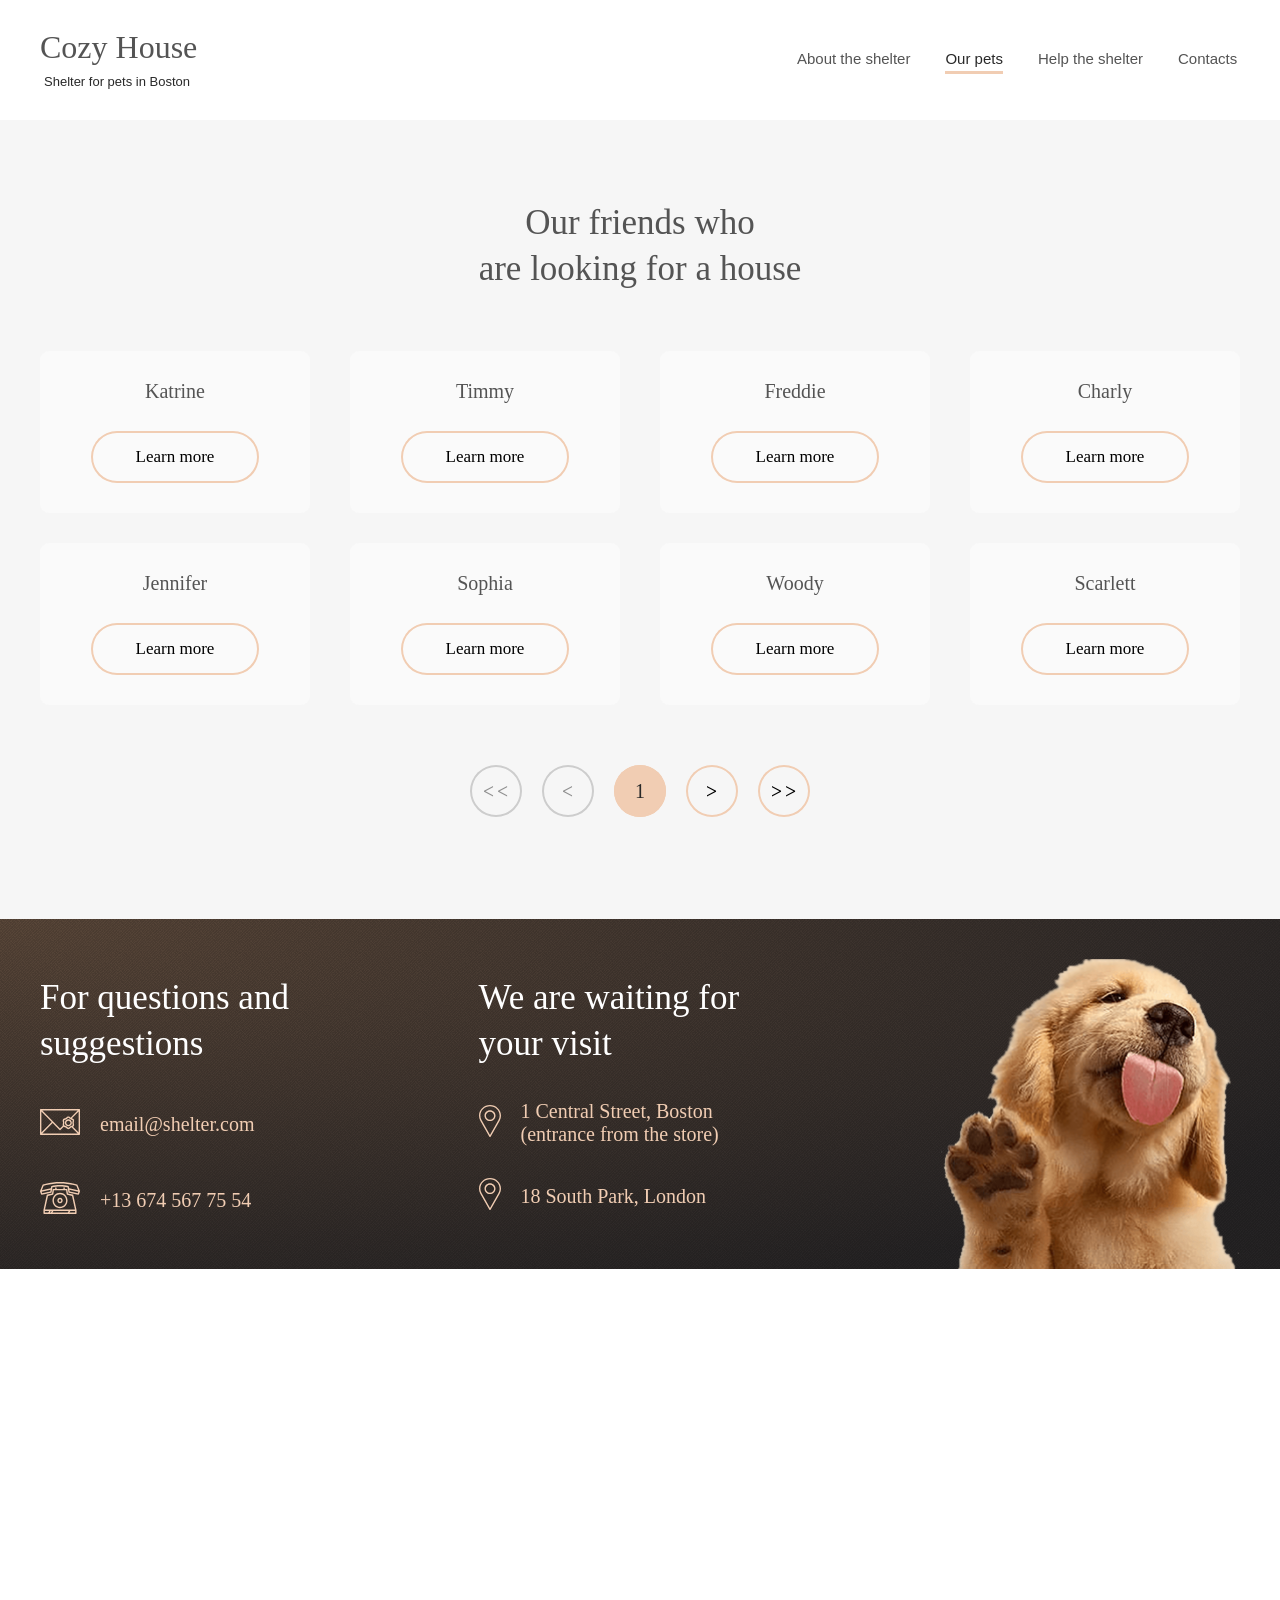
<file: pets.html>
<!DOCTYPE html>
<html lang="en">
<head>
  <meta charset="UTF-8">
  <meta name="viewport" content="width=device-width, initial-scale=1.0">
  <title>Shelter</title>
  <link rel="icon" href="./assets/favicons/favicon.ico" type="image/x-icon">
  <link rel="stylesheet" href="./css/reset.css">
  <link rel="stylesheet" href="./css/pets.css">

</head>
<body class="colored-btn">
    <header class="wrapper">
        <div class="header__container">
            <div class="logo">
                <a href="index.html">
                    <h1>Cozy House</h1>
                    <p>Shelter for pets in Boston</p>
                </a>  
            </div>
            <nav class="header__nav">
                <ul class="navigation">
                    <li>
                        <a href="index.html" class="nav__link">About the shelter</a>
                    </li>
                    <li>
                        <a href="pets.html" class="nav__link active">Our pets</a>
                    </li>
                    <li>
                        <a href="index.html#help" class="nav__link">Help the shelter</a>
                    </li>
                    <li>
                        <a href="#contacts" class="nav__link">Contacts</a>
                    </li>
                </ul>
            </nav>
            <button class="burger-btn">
                <span></span>
                <span></span>
                <span></span>
            </button>
            <div class="burger__wrapper">
                <div class="burger-menu">
                    <nav class="burger-menu-nav">
                        <ul class="burger-nav">
                            <li>
                                <a href="index.html" class="burger-link">About the shelter</a>
                            </li>
                            <li>
                                <a href="pets.html" class="burger-link active">Our pets</a>
                            </li>
                            <li>
                                <a href="index.html#help" class="burger-link">Help the shelter</a>
                            </li>
                            <li>
                                <a href="#contacts" class="burger-link">Contacts</a>
                            </li>
                        </ul>
                    </nav>
                </div>
            </div>
        </div>
    </header>

    <main>
        <section class="pets-main__section">
            <div class="pets__container">
                <div class="pets__heading">
                    <h2>Our friends who<br> are looking for a house</h2>
                </div>
                <div class="pop-up hidden">
                    <div class="pop-up__window">
                        <button class="modal-btn">
                            <svg width="12" height="12" viewBox="0 0 12 12" fill="none" xmlns="http://www.w3.org/2000/svg">
                                <path fill-rule="evenodd" clip-rule="evenodd" d="M7.42618 6.00003L11.7046 1.72158C12.0985 1.32775 12.0985 0.689213 11.7046 0.295433C11.3108 -0.0984027 10.6723 -0.0984027 10.2785 0.295433L5.99998 4.57394L1.72148 0.295377C1.32765 -0.098459 0.68917 -0.098459 0.295334 0.295377C-0.0984448 0.689213 -0.0984448 1.32775 0.295334 1.72153L4.57383 5.99997L0.295334 10.2785C-0.0984448 10.6723 -0.0984448 11.3108 0.295334 11.7046C0.68917 12.0985 1.32765 12.0985 1.72148 11.7046L5.99998 7.42612L10.2785 11.7046C10.6723 12.0985 11.3108 12.0985 11.7046 11.7046C12.0985 11.3108 12.0985 10.6723 11.7046 10.2785L7.42618 6.00003Z" fill="#292929"/>
                            </svg>
                        </button>
                        <div class="pop-up__content"></div>
                    </div>
                </div>
                <div class="pets__cards-container"></div>
                <div class="pets__navigation">
                    <div class="pets__navigation-btn start">
                        <svg width="24" height="11" viewBox="0 0 24 11" fill="none" xmlns="http://www.w3.org/2000/svg">
                            <path d="M9.0333 10.498L9.72748e-05 5.80078V4.69727L9.0333 0V1.33789L1.52353 5.24414L9.0333 9.16016V10.498ZM23.1044 10.498L14.0712 5.80078V4.69727L23.1044 0V1.33789L15.5946 5.24414L23.1044 9.16016V10.498Z" fill="currentColor"/>
                        </svg>
                    </div>
                    <div class="pets__navigation-btn prev-page">
                        <svg width="10" height="11" viewBox="0 0 10 11" fill="none" xmlns="http://www.w3.org/2000/svg">
                            <path d="M9.0332 10.498L0 5.80078V4.69727L9.0332 0V1.33789L1.52344 5.24414L9.0332 9.16016V10.498Z" fill="currentColor"/>
                        </svg>
                    </div>
                    <div class="pets__navigation-btn current-page active__btn">
                        <h3>1</h3>
                    </div>
                    <div class="pets__navigation-btn next-page">
                        <svg width="10" height="11" viewBox="0 0 10 11" fill="none" xmlns="http://www.w3.org/2000/svg">
                            <path d="M9.0332 5.80078L0 10.498V9.16016L7.50977 5.24414L0 1.33789V0L9.0332 4.69727V5.80078Z" fill="currentColor"/>
                        </svg>
                    </div>
                    <div class="pets__navigation-btn end">
                        <svg width="24" height="11" viewBox="0 0 24 11" fill="none" xmlns="http://www.w3.org/2000/svg">
                            <path d="M9.0333 5.80078L9.72748e-05 10.498V9.16016L7.50986 5.24414L9.72748e-05 1.33789V0L9.0333 4.69727V5.80078ZM23.1044 5.80078L14.0712 10.498V9.16016L21.581 5.24414L14.0712 1.33789V0L23.1044 4.69727V5.80078Z" fill="currentColor"/>
                        </svg>
                    </div>
                </div>
            </div>
        </section>
    </main>

    <footer id="contacts">
        <div class="footer__content">
            <div class="footer__contacts">
                <div class="contacts__title">
                    <h2>For questions and suggestions</h2>
                </div>
                <div class="contact mail">
                    <a href="mailto:email@shelter.com">
                        <div class="contacts__icon-mail">
                            <svg width="40" height="32" viewBox="0 0 40 32" fill="none" xmlns="http://www.w3.org/2000/svg">
                                <path d="M39.315 3H0.684964C0.5033 3 0.329077 3.07325 0.200621 3.20362C0.0721657 3.334 0 3.51084 0 3.69522V28.3048C0 28.4892 0.0721657 28.666 0.200621 28.7964C0.329077 28.9268 0.5033 29 0.684964 29H39.315C39.4967 29 39.6709 28.9268 39.7994 28.7964C39.9278 28.666 40 28.4892 40 28.3048V3.69522C40 3.51084 39.9278 3.334 39.7994 3.20362C39.6709 3.07325 39.4967 3 39.315 3ZM32.5774 18.0331C32.6846 18.5259 32.7954 19.0355 32.6513 19.2882C32.4966 19.5596 31.9966 19.7173 31.5131 19.8699C31.1316 19.9902 30.7373 20.1147 30.3857 20.3212C30.0461 20.5206 29.7523 20.8001 29.4683 21.0704C29.0772 21.4426 28.7079 21.794 28.374 21.794C28.04 21.794 27.6706 21.4425 27.2797 21.0704C26.9956 20.8001 26.7018 20.5205 26.3622 20.3212C26.0107 20.1147 25.6163 19.9903 25.2348 19.8699C24.7513 19.7173 24.2513 19.5596 24.0967 19.2882C23.9526 19.0355 24.0633 18.5259 24.1705 18.0331C24.2584 17.6285 24.3493 17.2103 24.3493 16.7821C24.3493 16.354 24.2584 15.9356 24.1705 15.5311C24.0633 15.0383 23.9526 14.5288 24.0967 14.2759C24.2513 14.0046 24.7513 13.8468 25.2348 13.6942C25.6163 13.5739 26.0107 13.4494 26.3622 13.243C26.7018 13.0435 26.9956 12.764 27.2797 12.4937C27.6706 12.1216 28.04 11.7701 28.374 11.7701C28.7079 11.7701 29.0773 12.1216 29.4683 12.4937C29.7523 12.764 30.0461 13.0435 30.3857 13.243C30.7373 13.4493 31.1316 13.5738 31.5131 13.6941C31.9966 13.8467 32.4966 14.0045 32.6512 14.2758C32.7954 14.5286 32.6846 15.0381 32.5774 15.5309C32.4895 15.9354 32.3986 16.3537 32.3986 16.7819C32.3986 17.2102 32.4895 17.6286 32.5774 18.0331ZM30.5975 11.6608C30.5345 11.6024 30.4705 11.5416 30.4053 11.4795C29.8904 10.9896 29.2497 10.3798 28.374 10.3798C27.4982 10.3798 26.8575 10.9896 26.3426 11.4795C26.1045 11.7061 25.8796 11.9201 25.6761 12.0396C25.4574 12.168 25.1518 12.2645 24.8281 12.3666C24.1276 12.5876 23.3336 12.8381 22.9109 13.5797C22.5001 14.3004 22.6768 15.1134 22.8328 15.8307C22.9081 16.1777 22.9794 16.5055 22.9794 16.7821C22.9794 17.0587 22.9081 17.3866 22.8328 17.7336C22.6975 18.3556 22.5473 19.0496 22.7775 19.693L19.9997 22.5464L2.32449 4.39044H37.6748L30.5975 11.6608ZM11.7007 16L1.36993 26.6116V5.38812L11.7007 16ZM12.6635 16.989L19.5124 24.0242C19.5761 24.0896 19.6519 24.1416 19.7356 24.177C19.8192 24.2125 19.9089 24.2308 19.9996 24.2308C20.0902 24.2308 20.18 24.2125 20.2636 24.177C20.3472 24.1416 20.4231 24.0896 20.4868 24.0242L23.6841 20.7398C24.044 20.9494 24.4495 21.0781 24.8281 21.1976C25.1518 21.2997 25.4575 21.3962 25.6761 21.5245C25.8796 21.644 26.1044 21.8581 26.3426 22.0846C26.8575 22.5746 27.4982 23.1844 28.374 23.1844C29.2496 23.1844 29.8904 22.5746 30.4053 22.0846C30.6434 21.858 30.8682 21.644 31.0718 21.5244C31.2043 21.4466 31.3691 21.3806 31.5502 21.3179L37.675 27.6094H2.32431L12.6635 16.989ZM32.9664 20.7946C33.3117 20.6108 33.6223 20.3612 33.8371 19.9846C34.2479 19.2639 34.0711 18.4508 33.9151 17.7336C33.8398 17.3866 33.7686 17.0587 33.7686 16.7821C33.7686 16.5055 33.8398 16.1777 33.9151 15.8307C34.0711 15.1134 34.2479 14.3005 33.837 13.5797C33.4142 12.8381 32.6203 12.5876 31.9197 12.3666L31.8559 12.3463L38.6301 5.38738V26.6122L32.9664 20.7946Z" fill="#F1CDB3"/>
                                <path d="M28.374 13.2424C26.451 13.2424 24.8865 14.8302 24.8865 16.782C24.8865 18.7337 26.451 20.3215 28.374 20.3215C30.297 20.3215 31.8614 18.7337 31.8614 16.782C31.8614 14.8302 30.2969 13.2424 28.374 13.2424ZM28.374 18.9311C27.2064 18.9311 26.2564 17.967 26.2564 16.782C26.2564 15.5969 27.2063 14.6328 28.374 14.6328C29.5416 14.6328 30.4915 15.5969 30.4915 16.782C30.4915 17.967 29.5415 18.9311 28.374 18.9311Z" fill="#F1CDB3"/>
                            </svg>
                        </div>
                    </a>
                    <a href="mailto:email@shelter.com">
                        <div class="contacts__mail-text">
                            <h3>email@shelter.com</h3>
                        </div>
                    </a>
                </div>
                <div class="contact phone">
                    <a href="tel:+136745677554">
                        <div class="contacts__icon-phone">
                            <svg width="40" height="32" viewBox="0 0 40 32" fill="none" xmlns="http://www.w3.org/2000/svg">
                                <path d="M39.9461 8.89543L37.5102 2.9049C37.4685 2.80251 37.4043 2.71139 37.3226 2.63868C37.2408 2.56598 37.1437 2.51367 37.0389 2.48585L34.111 1.70799C25.5388 -0.569376 14.4609 -0.569281 5.88906 1.70799L2.96105 2.48585C2.85626 2.51367 2.75918 2.56598 2.67743 2.63868C2.59568 2.71139 2.53147 2.80251 2.48984 2.9049L0.0539764 8.89543C-0.0131281 9.06038 -0.0178273 9.24503 0.0407965 9.41333L1.01509 12.2089C1.07166 12.3713 1.18339 12.5075 1.32986 12.5925C1.47633 12.6775 1.64776 12.7056 1.8128 12.6717L11.0692 10.7747C11.2084 10.7462 11.3359 10.675 11.4348 10.5706C11.5337 10.4661 11.5993 10.3334 11.623 10.19L12.4245 5.32594C16.8365 4.18994 23.1635 4.18994 27.5753 5.32594L28.3769 10.19C28.4006 10.3335 28.4662 10.4663 28.5651 10.5707C28.664 10.6751 28.7915 10.7463 28.9307 10.7748L38.187 12.6718C38.3521 12.7056 38.5234 12.6774 38.6699 12.5924C38.8164 12.5075 38.9281 12.3714 38.9848 12.209L39.9592 9.41343C40.0178 9.2451 40.0131 9.06043 39.9461 8.89543ZM2.13193 11.1412L1.63183 9.70624L10.5973 7.78606L10.321 9.46295L2.13193 11.1412ZM11.6222 4.0568C11.4935 4.09314 11.3777 4.16636 11.2883 4.26784C11.1989 4.36933 11.1396 4.49486 11.1174 4.62969L10.848 6.26453L1.85991 8.1896L3.65015 3.78707L6.2409 3.09877C14.5991 0.878304 25.4007 0.878208 33.7593 3.09877L36.35 3.78707L38.1403 8.1896L29.1522 6.26453L28.8828 4.62969C28.8606 4.49487 28.8013 4.36936 28.7119 4.26788C28.6224 4.1664 28.5066 4.09318 28.378 4.0568C23.6016 2.70615 16.3984 2.70615 11.6222 4.0568ZM37.8681 11.1412L29.6792 9.46295L29.4028 7.78606L38.3682 9.70624L37.8681 11.1412Z" fill="#F1CDB3"/>
                                <path d="M33.2901 13.1186C33.261 12.9842 33.1948 12.8612 33.0995 12.7643C33.0041 12.6673 32.8836 12.6005 32.7522 12.5717L27.9776 11.526L27.3764 7.51395C27.351 7.34431 27.2672 7.18959 27.1401 7.07781C27.013 6.96603 26.851 6.90458 26.6835 6.90458H24.814V5.96398C24.814 5.56724 24.5002 5.2456 24.1129 5.2456C23.7257 5.2456 23.4119 5.56724 23.4119 5.96398V6.90458H16.5882V5.96398C16.5882 5.56724 16.2744 5.2456 15.8871 5.2456C15.4999 5.2456 15.1861 5.56724 15.1861 5.96398V6.90458H13.3166C13.1491 6.90458 12.9871 6.96603 12.86 7.07781C12.7329 7.18959 12.6491 7.34431 12.6237 7.51395L12.0224 11.526L7.24791 12.5717C7.11654 12.6005 6.996 12.6673 6.90063 12.7643C6.80527 12.8612 6.73908 12.9842 6.70996 13.1186L3.46796 28.0878C3.45692 28.1389 3.45134 28.1911 3.45132 28.2434V31.2816C3.45132 31.4721 3.52519 31.6549 3.65666 31.7896C3.78814 31.9243 3.96645 32 4.15239 32H35.8477C36.0336 32 36.212 31.9243 36.3434 31.7896C36.4749 31.6549 36.5488 31.4721 36.5488 31.2816V28.2434C36.5488 28.1911 36.5432 28.1389 36.5321 28.0878L33.2901 13.1186ZM7.98131 13.8802L12.7885 12.8273C12.9276 12.7968 13.0544 12.7238 13.152 12.6178C13.2496 12.5118 13.3134 12.3779 13.335 12.2338L13.9183 8.34134H26.0819L26.6651 12.2338C26.6867 12.3779 26.7505 12.5118 26.8481 12.6178C26.9457 12.7238 27.0725 12.7968 27.2115 12.8273L32.0189 13.8802L34.9741 27.5251H5.0261L7.98131 13.8802ZM11.7966 28.9618L10.8935 30.5632H9.82782L10.7309 28.9618H11.7966ZM13.416 28.9618H28.6721L27.769 30.5632H12.513L13.416 28.9618ZM4.85345 28.9618H9.11142L8.20836 30.5632H4.85345V28.9618ZM29.3885 30.5632L30.2916 28.9618H35.1466V30.5632H29.3885Z" fill="#F1CDB3"/>
                                <path d="M20 26.1606C24.1492 26.1606 27.5248 22.7016 27.5248 18.45C27.5248 14.1983 24.1492 10.7393 20 10.7393C15.8509 10.7393 12.4753 14.1983 12.4753 18.45C12.4753 22.7016 15.8509 26.1606 20 26.1606ZM20 12.1761C23.3761 12.1761 26.1227 14.9905 26.1227 18.45C26.1227 21.9094 23.3761 24.7238 20 24.7238C16.624 24.7238 13.8774 21.9094 13.8774 18.45C13.8774 14.9905 16.624 12.1761 20 12.1761Z" fill="#F1CDB3"/>
                                <path d="M20 21.1847C21.4717 21.1847 22.6691 19.9578 22.6691 18.4497C22.6691 16.9416 21.4717 15.7147 20 15.7147C18.5283 15.7147 17.3309 16.9416 17.3309 18.4497C17.3309 19.9578 18.5283 21.1847 20 21.1847ZM20 17.1514C20.6987 17.1514 21.267 17.7338 21.267 18.4497C21.267 19.1656 20.6987 19.7479 20 19.7479C19.3014 19.7479 18.733 19.1656 18.733 18.4497C18.733 17.7339 19.3014 17.1514 20 17.1514Z" fill="#F1CDB3"/>
                            </svg>
                        </div>
                    </a>
                    <a href="tel:+136745677554">
                        <div class="contacts__phone_text">
                            <h3>+13 674 567 75 54</h3>
                        </div>
                    </a>
                </div>
            </div>
            <div class="footer__locations">
                <div class="locations__title">
                    <h2>We are waiting for your visit</h2>
                </div>
                <div class="contact locations__boston">
                    <div class="locations__boston-icon">
                        <svg width="22" height="32" viewBox="0 0 22 32" fill="none" xmlns="http://www.w3.org/2000/svg">
                            <path d="M11 0C4.93471 0 0 4.78519 0 10.6667C0 12.4323 0.455231 14.1829 1.32064 15.7357L10.3985 31.6562C10.5193 31.8685 10.7496 32 11 32C11.2504 32 11.4807 31.8685 11.6015 31.6562L20.6827 15.7304C21.5448 14.1829 22 12.4323 22 10.6666C22 4.78519 17.0653 0 11 0ZM19.4762 15.0905L11 29.9557L2.52714 15.0964C1.77317 13.7435 1.37504 12.2116 1.37504 10.6667C1.37504 5.52019 5.69275 1.33337 11 1.33337C16.3073 1.33337 20.625 5.52025 20.625 10.6667C20.625 12.2116 20.2268 13.7435 19.4762 15.0905Z" fill="#F1CDB3"/>
                            <path d="M11 5.33329C7.96737 5.33329 5.50005 7.72585 5.50005 10.6666C5.50005 13.6074 7.96737 16 11 16C14.0327 16 16.5 13.6074 16.5 10.6667C16.5 7.72592 14.0327 5.33329 11 5.33329ZM11 14.6667C8.72534 14.6667 6.87502 12.8724 6.87502 10.6667C6.87502 8.46092 8.72534 6.66667 11 6.66667C13.2747 6.66667 15.125 8.46092 15.125 10.6667C15.125 12.8724 13.2747 14.6667 11 14.6667Z" fill="#F1CDB3"/>
                        </svg>
                    </div>
                    <a href="https://www.google.com/maps/place/1+Central+St,+Boston,+MA+02109,+%D0%A1%D0%A8%D0%90/@42.3614374,-71.0588715,2663m/data=!3m1!1e3!4m5!3m4!1s0x89e370868bc2ce7b:0x82fa7db94f5fea9e!8m2!3d42.358552!4d-71.0547263?entry=ttu&g_ep=EgoyMDI2MDYwOS4wIKXMDSoASAFQAw%3D%3D" target="_blank">
                        <div class="locations__boston-text">
                            <h3>1 Central Street, Boston (entrance from the store)</h3>
                        </div>
                    </a>
                </div>
                <div class="contact locations__london">
                    <div class="locations__london-icon">
                        <svg width="22" height="32" viewBox="0 0 22 32" fill="none" xmlns="http://www.w3.org/2000/svg">
                            <path d="M11 0C4.93471 0 0 4.78519 0 10.6667C0 12.4323 0.455231 14.1829 1.32064 15.7357L10.3985 31.6562C10.5193 31.8685 10.7496 32 11 32C11.2504 32 11.4807 31.8685 11.6015 31.6562L20.6827 15.7304C21.5448 14.1829 22 12.4323 22 10.6666C22 4.78519 17.0653 0 11 0ZM19.4762 15.0905L11 29.9557L2.52714 15.0964C1.77317 13.7435 1.37504 12.2116 1.37504 10.6667C1.37504 5.52019 5.69275 1.33337 11 1.33337C16.3073 1.33337 20.625 5.52025 20.625 10.6667C20.625 12.2116 20.2268 13.7435 19.4762 15.0905Z" fill="#F1CDB3"/>
                            <path d="M11 5.33329C7.96737 5.33329 5.50005 7.72585 5.50005 10.6666C5.50005 13.6074 7.96737 16 11 16C14.0327 16 16.5 13.6074 16.5 10.6667C16.5 7.72592 14.0327 5.33329 11 5.33329ZM11 14.6667C8.72534 14.6667 6.87502 12.8724 6.87502 10.6667C6.87502 8.46092 8.72534 6.66667 11 6.66667C13.2747 6.66667 15.125 8.46092 15.125 10.6667C15.125 12.8724 13.2747 14.6667 11 14.6667Z" fill="#F1CDB3"/>
                        </svg>
                    </div>
                    <a href="https://www.google.com/maps/place/%D0%9F%D0%B0%D1%80%D0%BA+%D0%AE%D0%B3/@51.4639298,-0.429363,25399m/data=!3m1!1e3!4m6!3m5!1s0x48760f79376fa0e3:0x202ac3af5c1ea4ec!8m2!3d51.4690816!4d-0.1944951!16s%2Fm%2F0cc6kk9?entry=ttu&g_ep=EgoyMDI2MDYwOS4wIKXMDSoASAFQAw%3D%3D" target="_blank">
                        <div class="locations__london-text">
                            <h3>18 South Park, London </h3>
                        </div>
                    </a>
                </div>
            </div>
            <div class="footer__img">
                <img src="assets/footer-puppy.png" alt="puppy">
            </div>
        </div>
    </footer>
    <script src="script/our-pets.js"></script>
</body>
</html>
</file>
<file: css/style.css>
html {
    scroll-behavior: smooth;
}

/*
* {
    outline: 1px solid red;
}
*/

.lock {
    overflow: hidden;
}

.wrapper-background{
    background-image: url("../assets/noise_transparent.png");
    background-repeat: repeat;
    background: radial-gradient(
        120% 120% at 0% 0%,
        #5B483A 0%,
        #262425 100%
    );

    position: relative;
}

.wrapper-background::before {
    position: absolute;
    content: "";
    inset: 0;
    pointer-events: none;
    background: url('../assets/noise_transparent.png');
    z-index: 0;
}

.wrapper-background > * {
    position: relative;
    z-index: 1;
}

.wrapper-background > header {
    z-index: 10;
}

img {
    max-width: 100%;
    height: auto;
}

/* Header styles */

header {
    /*max-height: 90px;*/
    position: relative;
    z-index: 10;
}

.wrapper {
    max-width: 1280px;
    padding: 30px 40px 0 40px;
    margin: 0 auto;
    display: flex;
}

.header__container {
    max-width: 1200px;
    width: 100%;
    height: 60px;
    display: flex;
    flex-direction: row;
    justify-content: space-between;
    align-items: center;
    margin: 0 auto;
}

header a {
    text-decoration: none;
}

.logo {
    width: 186px;
    height: 60px;
    display: flex;
    flex-direction: column;
}

.logo h1 {
    font-family: Georgia;
    font-weight: 400;
    font-size: 32px;
    line-height: 110%;
    letter-spacing: 6%;
    vertical-align: middle;
    color: #F1CDB3;
    margin-bottom: 10px;
}

header p {
    font-family: Arial;
    font-weight: 400;
    font-size: 13px;
    line-height: 100%;
    letter-spacing: 10%;
    vertical-align: middle;
    color: #FFFFFF;
}

.logo p {
    margin-left: 4px;
}

.header__nav {
    width: 443px;
    height: 27px;
}

.navigation {
    display: flex;
    gap: 35px;
}

.nav__link {
    font-family: Arial;
    font-weight: 400;
    font-size: 15px;
    line-height: 160%;
    letter-spacing: 0px;
    color: #CDCDCD;
    padding-bottom: 4px;
    transition: all 0.3s ease;
}

.nav__link:hover {
    color:#FAFAFA;
}

.active {
    pointer-events: none;
    border-bottom: 3px solid #F1CDB3;
    color:#FAFAFA;
}

.burger-btn {
    width: 30px;
    height: 22px;
    display: none;
    flex-direction: column;
    justify-content: space-between;
    background: transparent;
    border: none;
    cursor: pointer;
    padding: 0;
    z-index: 1000;
}

.burger-btn span {
    transition: all 1s ease;
}

.rotate span:nth-child(1) {
    transform: translateX(-10px) translateY(10px) rotate(90deg);
}

.rotate span:nth-child(2) {
    transform: rotate(90deg);
    transition-delay: 0.1s;
}

.rotate span:nth-child(3) {
    transform: translateX(10px) translateY(-10px) rotate(90deg);
    transition-delay: 0.2s;
}


.burger-btn span {
    display: block;
    width: 100%;
    height: 2px;
    background-color: #F1CDB3;
}

.burger__wrapper {
    width: 100vw;
    height: 100vh;
    position: fixed;
    top: 0;
    right: 0;
    z-index: -1;
    background: #29292999;

    visibility: hidden;
    opacity: 0;
    transition: opacity 1s ease;
}

.visible {
    z-index: 10;
    opacity: 1;
    visibility: visible;
}

.burger-menu {
    width: 320px;
    min-height: 100vh;
    position: fixed;
    top: 0;
    right: 0;
    z-index: 100;
    display: flex;
    padding-top: 10px;
    align-items: center;
    background-color: #292929;

    transform: translateX(100%);
    transition: all 1s ease-in-out;
}

.burger_open {
    transform: translateX(0);
}

.burger-menu-nav {
    max-width: 243px;
    display: flex;
    margin: 0 auto;
}

.burger-nav {
    display: flex;
    flex-direction: column;
    align-items: center;
    gap: 40px;
}

.burger-link {
    font-family: Arial;
    font-weight: 400;
    font-size: 32px;
    line-height: 160%;
    letter-spacing: 0px;
    color: #CDCDCD;
    padding-bottom: 10px;
}

.burger-link:hover {
    color:#FAFAFA;
}

@media (max-width: 1279px) {

    .wrapper {
        padding: 30px 30px 0 30px;
    }
}

@media (max-width: 767px) {

    .wrapper {
        padding: 30px 20px 0 20px;
    }

    .header__nav {
        display: none;
    }

    .burger-btn {
        display: flex;
    }
}

/* Start Screen styles */

.start__screen {
    max-width: 1280px;
    width: 100%;
    margin: 0 auto;
    padding: 90px 40px 0 40px;
    background-image: url("../assets/start-screen-puppy.png");
    background-repeat: no-repeat;
    background-position: bottom;
    background-position-x: 542px;
}

.start__screen-section {
    display: flex;
    max-width: 1200px;
    width: 100%;
    min-height: 728px;
    padding-top: 163px;
}

.start__screen-content {
    max-width: 460px;
    width: 100%;
    display: flex;
    flex-direction: column;
    gap: 42px;
}

.start__screen-heading {
    max-width: 310px;
    width: 100%;
}

.start__screen-heading h2 {
    font-family: Georgia;
    font-weight: 400;
    font-size: 44px;
    line-height: 130%;
    letter-spacing: 0%;
    vertical-align: middle;
    color: #FFFFFF;
}

.start__screen-subtitle {
    max-width: 460px;
    width: 100%;
}

.start__screen-subtitle p {
    font-family: Arial;
    font-weight: 400;
    font-size: 15px;
    line-height: 160%;
    letter-spacing: 0px;
    vertical-align: middle;
    color: #CDCDCD;
}

.btn__primary {
    width: 208px;
    height: 52px;
    color: #292929;
    background-color: #F1CDB3;
    top: 270px;
    opacity: 1;
    gap: 10px;
    border-radius: 100px;
    padding-top: 15px;
    padding-right: 45px;
    padding-bottom: 15px;
    padding-left: 45px;
    font-family: Georgia;
    font-weight: 400;
    font-size: 17px;
    line-height: 130%;
    letter-spacing: 6%;
    cursor: pointer;
    border: none;
    transition: all 0.3s ease;
}

.btn__primary:hover {
    background-color: #FDDCC4;
}

@media (max-width: 768px) {

    .start__screen {
        max-width: 768px;
        min-height: 1075px;
        width: 100%;
        margin: 0 auto;
        padding-top: 60px;
        background-position-x: 85%;
        background-size: 569px auto;
    }

    .start__screen-section {
        max-width: 569px;
        width: 100%;
        padding: 0;
        margin: 0 auto;
    }

    .start__screen-content {
        margin: 0 auto;
    }

    .btn__primary {
        margin: 0 auto;
    }
}

@media (max-width: 320px) {

    .start__screen {
        padding: 60px 10px 0 10px;
        background-size: 260px auto;
        min-height: 733px;
    }

    .start__screen-section {
        max-width: 300px;
        width: 100%;
        min-height: 673px;
        display: flex;
        justify-content: center;
    }

    .start__screen-heading {
        text-align: center;
    }

    .start__screen-heading h2 {
        font-size: 25px;
        letter-spacing: 5%;
    }

    .start__screen-subtitle {
        text-align: center;
    }
}

/* About Section styles */

.section__about {
    /*max-width: 1280px;*/
    width: 100%;
    padding: 80px 40px 100px 40px;
    display:flex;
    align-items: center;
    justify-content: center;
    margin: 0 auto;
    background-color: #FFFFFF;
}

.about__content {
    max-width: 1200px;
    width: 100%;
    display: flex;
    justify-content: center;
    align-items: center;
    gap: 120px;
}

.about__img {
    max-width: 300px;
    flex-shrink: 0;
}

.about__img img {
    width: 100%;
    Height: 100%;
}

.about__text {
    max-width: 430px;
    width: 100%;
}

.about__heading {
    max-width: 370px;
    width: 100%;
    margin: 0 60px 25px 0;
}

.about__heading h2 {
    font-family: Georgia;
    font-weight: 400;
    font-size: 35px;
    line-height: 130%;
    letter-spacing: 6%;
    vertical-align: middle;
    color: #545454;
}

.about__subheading-1 {
    max-width: 430px;
    width: 100%;
    margin-bottom: 25px;
}

.about__subheading-2 {
    max-width: 430px;
    width: 100%;
}

.about__text p {
    font-family: Arial;
    font-weight: 400;
    font-size: 15px;
    line-height: 160%;
    letter-spacing: 0px;
    color: #4C4C4C;
}

@media (max-width: 768px) {

    .about__content {
        flex-direction: column-reverse;
        gap: 80px;
    }

    .about__img {
        margin: 0 auto;
    }
}

@media (max-width: 320px) {

    .section__about {
        padding: 42px 10px;
    }

    .about__content {
        gap: 42px;
    }

    .about__text {
        padding: 0 15px;
    }

    .about__heading {
        text-align: center;
    }

    .about__heading h2 {
        font-size: 25px;
        line-height: 130%;
        letter-spacing: 6%;
    }

    .about__subheading-1 {
        margin-bottom: 22px;
        text-align: justify;
    }

    .about__subheading-2 {
        text-align: justify;
    }

    .about__img {
        max-width: 260px;
    }
}

/* Pets Section styles */

.section__pets {
    /*max-width: 1280px;*/
    width: 100%;
    margin: 0 auto;
    background-color: #F6F6F6;
    display: flex;
    justify-content: center;
    align-items: center;
    padding: 80px 40px 100px 40px;
    overflow: hidden;
}

.pets__content {
    max-width: 1200px;
    width: 100%;
    display: flex;
    justify-content: center;
    align-items: center;
    flex-direction: column;
}

.pets__heading {
    max-width: 400px;
    width: 100%;
    display: flex;
    justify-content: center;
    align-items: center;
    margin-bottom: 60px;
}

.pets__heading h2 {
    font-family: Georgia;
    font-weight: 400;
    font-size: 35px;
    line-height: 130%;
    letter-spacing: 6%;
    text-align: center;
    vertical-align: middle;
    color: #545454;
}

.pets__slider {
    max-width: 1200px;
    width: 100%;
    display: flex;
    align-items: center;
    justify-content: space-between;
}

.arrow {
    width: 52px;
    height: 52px;
    box-shadow: inset 0 0 0 2px #F1CDB3;
    border: none;
    border-radius: 50%;
    display: flex;
    justify-content: center;
    align-items: center;
    cursor: pointer;
    flex-shrink: 0;
    transition: all 0.5s ease;
    background-color: #F6F6F6;
}

.prev {
    margin-right: 10px;
}

.next {
    margin-left: 10px;
}

.arrow:hover {
    background-color: #FDDCC4;
    box-shadow: none;
}

.slider__row {
    max-width: 990px;
    width: 100%;
    display: flex;
    height: 435px;
    justify-content: space-between;
    align-items: center;
    transition: all 0.7s ease;
}

.slide-left {
    transform: translateX(-100%);
    opacity: 0;
}

.slide-right {
    transform: translateX(100%);
    opacity: 0;
}

.pets__card {
    width: 270px;
    height: 100%;
    display: flex;
    flex-direction: column;
    justify-content: center;
    align-items: center;
    background-color: #FAFAFA;
    border-radius: 9px;
    transition: all 0.5s ease;
}

.card__text {
    width: 100%;
    margin: 30px 98px;
}

.card__text p {
    font-family: Georgia;
    font-weight: 400;
    font-size: 20px;
    line-height: 100%;
    letter-spacing: 6%;
    text-align: center;
    vertical-align: middle;
    color: #545454;
}

.card__btn {
    gap: 10px;
    border-radius: 100px;
    padding-top: 15px;
    padding-right: 45px;
    padding-bottom: 15px;
    padding-left: 45px;
    border: none;
    box-shadow: inset 0 0 0 2px #F1CDB3;
    cursor: pointer;
    margin-bottom: 30px;
    font-family: Georgia;
    font-weight: 400;
    font-size: 17px;
    line-height: 130%;
    letter-spacing: 6%;
    background-color: #FAFAFA;
    transition: all 0.5s ease;
}

.pets__card:hover .card__btn {
    background-color: #FDDCC4;
    box-shadow: none;
}

.pets__card:hover {
    cursor: pointer;
    background-color: #FFFFFF;
    box-shadow: 0px 2px 35px 14px #0D0D0D0A;
}

.pets__btn {
    gap: 10px;
    border-radius: 100px;
    padding-top: 15px;
    padding-right: 45px;
    padding-bottom: 15px;
    padding-left: 45px;
    border: none;
    background-color: #F1CDB3;
    font-family: Georgia;
    font-weight: 400;
    font-size: 17px;
    line-height: 130%;
    letter-spacing: 6%;
    cursor: pointer;
    color: #292929;
    margin: 60px 0 0 0;
    transition: all 0.5s ease;
}

.pets__btn:hover {
    background-color: #FDDCC4;
}

.mobile {
    display: none;
}

.hidden {
    visibility: hidden;
}

.pop-up {
    width: 100vw;
    height: 100vh;
    display: flex;
    align-items: center;
    justify-content: center;
    position: fixed;
    flex-direction: column;
    inset: 0;
    background-color: #29292999;
    padding: 0 69px;
}

.pop-up__window {
    max-width: 900px;
    max-height: 500px;
    width: 100%;
    height: 100%;
    display: flex;
    align-items: center;
    justify-content: center;
    margin: 0 auto;
    border-radius: 9px;
    position: relative;
    background-color: #FAFAFA;
    box-shadow: 0px 2px 35px 14px #0D0D0D0A;
}

.pop-up__content {
    width: 100%;
    height: 100%;
    display: flex;
    align-items: center;
    justify-content: center;
    gap: 29px;
}

.pop-up__content img {
    max-width: 500px;
    width: 100%;
    border-radius: 9px;
    flex-shrink: 0.53;
}

.pop-up__text {
    max-width: 351px;
    margin: 0 auto;
}

.pop-up__text h3 {
    font-family: Georgia;
    font-weight: 400;
    font-size: 35px;
    line-height: 130%;
    letter-spacing: 6%;
    color: #000000;
    margin-bottom: 10px;
}

.pop-up__text h4 {
    font-family: Georgia;
    font-weight: 400;
    font-size: 20px;
    line-height: 115%;
    letter-spacing: 6%;
    color: #000000;
    margin-bottom: 40px;
}

.pop-up__text h5 {
    font-family: Georgia;
    font-weight: 400;
    font-size: 15px;
    line-height: 110%;
    letter-spacing: 6%;
    color: #000000;
    margin-bottom: 40px;
}

.pop-up__text li {
    font-family: Georgia;
    font-weight: 700;
    font-size: 15px;
    line-height: 110%;
    letter-spacing: 6%;
    color: #000000;
    margin-bottom: 10px;
}

.pop-up__text li span {
    font-family: Georgia;
    font-weight: 400;
    font-size: 15px;
    line-height: 110%;
    letter-spacing: 6%;
    color: #000000;
}

.modal-btn {
    width: 52px;
    height: 52px;
    position: absolute;
    top: -52px;
    right: -40px;
    box-shadow: inset 0 0 0 2px #F1CDB3;
    border: none;
    border-radius: 50%;
    display: flex;
    justify-content: center;
    align-items: center;
    cursor: pointer;
    flex-shrink: 0;
    transition: background-color 0.5s ease;
    background: transparent;
}

.modal-btn * {
    pointer-events: none;
}

.modal-btn:hover {
    background-color: #FDDCC4;
    box-shadow: inset 0 0 0 2px #FDDCC4;
}

@media (max-width: 1000px) {

    .pets__card:last-child {
        display: none;
    }

    .slider__row {
        justify-content: space-around;
    }
}

@media (max-width: 768px) {

    .section__pets {
        padding: 80px 30px 100px 30px;
    }

    .prev {
        margin-right: 0;
    }

    .next {
        margin-left: 0;
    }

    .pop-up__content img {
        max-width: 350px;
        width: 100%;
    }

    .pop-up__window {
        max-width: 900px;
        max-height: 350px;
    }

    .pop-up__text h4 {
        margin-bottom: 20px;
    }

    .pop-up__text h5 {
        font-size: 13px;
        margin-bottom: 20px;
    }
}

@media (max-width: 767px) {

    .pets__card:nth-child(n + 2) {
        display: none;
    }
}

@media (max-width: 690px) {

    .pop-up {
        padding: 0 40px;
    }

    .pop-up__content img {
        display: none;
    }

    .pop-up__window {
        padding: 10px;
    }

    .pop-up__text h3 {
        text-align: center;
    }

    .pop-up__text h4 {
        text-align: center;
    }

    .pop-up__text h5 {
        text-align: justify;
    }

    .pop-up__text li {
        margin-bottom: 5px;
    }
}

@media (max-width: 434px) {

    .section__pets {
        padding: 42px 10px;
    }

    .pets__heading h2 {
        font-size: 25px;
    }

    .pets__slider {
        display: grid;
        grid-template-columns: 1fr, 1fr;
        row-gap: 0;
        column-gap: 50px;
        margin-bottom: 42px;
    }

    .slider__row {
        grid-column: 1/3;
        margin-bottom: 20px;
    }

    .mobile {
        display: block;
        justify-self: end;
    }

    .desktop {
        display: none;
    }

    .pets__heading {
        margin-bottom: 42px;
    }

    .pets__btn {
        margin: 0;
    }

    .pop-up__text h5 {
        font-size: 13px;
    }
}

/* Help Section styles */

.section__help {
    /*max-width: 1280px;*/
    width: 100%;
    margin: 0 auto;
    display: flex;
    justify-content: center;
    align-items: center;
    padding: 80px 40px 100px 40px;
    background-color: #FFFFFF;
}

.help__content {
    display: flex;
    justify-content: center;
    align-items: center;
    flex-direction: column;
}

.help__heading {
    max-width: 310px;
    margin-bottom: 60px;
}

.help__list {
    display: flex;
    gap: 55px 120px;
    justify-content: center;
    flex-wrap: wrap;
    max-width: 1029px;
    width: 100%;
}

.help__icon {
    display: flex;
    justify-content: center;
    flex-direction: column;
    align-items: center;
}

.help__heading h3 {
    font-family: Georgia;
    font-weight: 400;
    font-size: 35px;
    line-height: 130%;
    letter-spacing: 6%;
    text-align: center;
    vertical-align: middle;
    color: #545454;
}

.help__text {
    margin-top: 30px;
    font-family: Georgia;
    font-weight: 400;
    font-size: 20px;
    line-height: 115%;
    letter-spacing: 6%;
    text-align: center;
    vertical-align: middle;
    color: #545454;
}

@media (max-width: 768px) {

    .help__list {
        gap: 55px 60px;
    }

    .help__icon {
        width: 170px;
        height: 113px;
    }
}

@media (max-width: 320px) {

    .section__help {
        padding: 42px 15px;
    }

    .help__heading {
        max-width: 222px;
        width: 100%;
        margin-bottom: 42px;
    }

    .help__heading h3 {
        font-size: 25px;
    }

    .help__list {
        gap: 30px;
        justify-content: flex-start;
    }

    .help__icon {
        width: 130px;
        height: 87px;
    }

    .help__text {
        margin-top: 20px;
        font-size: 15px;
        line-height: 110%;
    }
}

/* Donation Section styles */

.section__donation {
    /*max-width: 1280px;*/
    width: 100%;
    display: flex;
    justify-items: center;
    align-items: center;
    padding: 80px 40px 100px 40px;
    background-color: #F6F6F6;
    margin: 0 auto;
}

.donation__content {
    max-width: 915px;
    width: 100%;
    display: flex;
    justify-content: space-between;
    align-items: center;
    margin: 0 auto;
    gap: 30px;
}

.donation__img {
    max-width: 505px;
    flex-shrink: 0.65;
}

.donation__text {
    max-width: 380px;
    width: 100%;
    display: flex;
    flex-direction: column;
    gap: 20px;
}

.donation__text h3 {
    font-family: Georgia;
    font-weight: 400;
    font-size: 35px;
    line-height: 130%;
    letter-spacing: 6%;
    vertical-align: middle;
    color: #545454;
}

.donation__text h4 {
    font-family: Georgia;
    font-weight: 400;
    font-size: 15px;
    line-height: 110.00000000000001%;
    letter-spacing: 6%;
    vertical-align: middle;
    color: #545454;
}

.donation__text h5{
    font-family: Georgia;
    font-weight: 400;
    font-size: 20px;
    line-height: 114.99999999999999%;
    letter-spacing: 6%;
    vertical-align: middle;
    color: #545454;
}

.donation__text p {
    font-family: Arial;
    font-style: italic;
    font-weight: 400;
    font-size: 12px;
    line-height: 18px;
    letter-spacing: 0px;
    vertical-align: middle;
    color: #B2B2B2;
}

.donation__text a {
    text-decoration: none;
}

.credit__card {
    max-width: 349px;
    width:100%;
    height: 43px;
    border-radius: 9px;
    background-color: #F1CDB3;
    display: flex;
    align-items: center;
    justify-content: center;
}

.credit__card-content {
    display: flex;
    align-items: center;
    justify-content: space-between;
    gap: 15px;
}

@media (max-width: 768px) {

    .donation__content {
        flex-direction: column-reverse;
        gap: 60px;
    }

    .donation__img {
        max-width: 505px;
    }

    .donation__content {
        gap: 60px;
    }
}

@media (max-width: 417px) {

    .donation__text h3 {
        font-size: 25px;
        text-align: center;
    }

    .donation__text h4 {
        line-height: 160%;
        letter-spacing: 0%;
        text-align: center;
    }

    .donation__text h5{
        font-size: clamp(14px, 4vw, 17px);
        line-height: 110%;
    }

    .donation__text p {
        max-width: 280px;
        text-align: justify;
        margin: 0 auto;
    }

    .credit__card {
        max-width: 300px;
        margin: 0 auto;
    }

}

@media (max-width: 320px) {

    .section__donation {
        padding: 42px 10px;
    }

    .donation__text h3 {
        font-size: 25px;
        text-align: center;
    }

    .donation__text h4 {
        line-height: 160%;
        letter-spacing: 0%;
        text-align: center;
    }

    .donation__text h5{
        font-size: 15px;
        line-height: 110%;
    }

    .donation__text p {
        max-width: 280px;
        text-align: justify;
        margin: 0 auto;
    }

    .credit__card {
        max-width: 281px;
        margin: 0 auto;
    }

    .donation__img {
        max-width: 260px;
    }

    .donation__content {
        gap: 42px;
    }
}

/* Footer styles */

footer {
    margin: 0 auto;
    width: 100%;
    padding: 40px 40px 0 40px;
    position: relative;
    
    background: radial-gradient(
        120% 120% at 0% 0%,
        #5B483A 0%,
        #262425 100%
    );
}

footer::before {
    content: "";
    position: absolute;
    inset: 0;
    pointer-events: none;
    background: url('../assets/noise_transparent.png');
    z-index: 0;
}

footer > * {
    position: relative;
    z-index: 1;
}

footer a {
    text-decoration: none;
}

.footer__content {
    max-width: 1200px;
    width: 100%;
    display: flex;
    justify-content: space-between;
    margin: 0 auto;
    gap: 10px;
    flex-wrap: wrap;
}

.footer__content h3 {
    font-family: Georgia;
    font-weight: 400;
    font-size: 35px;
    line-height: 130%;
    letter-spacing: 6%;
    color: #FFFFFF;
}

.footer__content h4 {
    font-family: Georgia;
    font-weight: 400;
    font-size: 20px;
    line-height: 115%;
    letter-spacing: 6%;
    color: #F1CDB3;
}

.footer__contacts {
    display: flex;
    flex-direction: column;
    gap: 40px;
    margin-top: 16px;
}

.footer__locations {
    display: flex;
    flex-direction: column;
    margin-top: 16px;
    max-width: 302px;
}

.contacts__title {
    max-width: 279px;
    width: 100%;
}

.contact {
    display: flex;
    align-items: center;
    justify-content: flex-start;
    gap: 20px;
}

.locations__title {
    max-width: 270px;
    width: 100%;
    margin-bottom: 34px;
}

.locations__boston {
    margin-bottom: 32px;
}

.footer__img {
    width: 300px;
    flex-shrink: 0;
}

@media (max-width: 1024px) {


    footer {
        padding-top: 30px;
    }
    

    .footer__content {
        justify-content: center;
        gap: 60px 65px;
    }

    .footer__contacts {
        margin-top: 0;
    }

    .footer__locations {
        margin-top: 0;
    }
}

@media (max-width: 320px) {

    footer {
        padding: 30px 10px 0 10px;
    }

    .footer__contacts {
        margin: 0 11px;
    }

    .contact {
        justify-content: center;
        gap: 20px;
    }

    .footer__locations {
        align-items: center;
    }

    .locations__london {
        align-self: flex-start;
    }

    .footer__content h3 {
        font-size: 25px;
        text-align: center;
    }

    .footer__content h4 {
        font-size: 20px;
    }

    .footer__content {
        gap: 40px;
        justify-content: center;
    }

    .footer__img {
        width: 260px;
    }
}
</file>
<file: css/pets.css>
html {
    scroll-behavior: smooth;
}

/*
* {
    outline: 1px solid red;
}
*/

/* Header styles */

.lock {
    overflow: hidden;
}

.wrapper {
    max-width: 1280px;
    padding: 30px 40px;
    margin: 0 auto;
}

header {
    position: relative;
    z-index: 10;
}

.header__container {
    max-width: 1200px;
    width: 100%;
    display: flex;
    flex-direction: row;
    justify-content: space-between;
    align-items: center;
    margin: 0 auto;
}

header a {
    text-decoration: none;
}

.logo {
    width: 186px;
    height: 60px;
    display: flex;
    flex-direction: column;
}

.logo h1 {
    font-family: Georgia;
    font-weight: 400;
    font-size: 32px;
    line-height: 110%;
    letter-spacing: 6%;
    vertical-align: middle;
    color: #545454;
    margin-bottom: 10px;
}

header p {
    font-family: Arial;
    font-weight: 400;
    font-size: 13px;
    line-height: 100%;
    letter-spacing: 10%;
    vertical-align: middle;
    color: #292929;
}

.logo p {
    margin-left: 4px;
}

.header__nav {
    width: 443px;
    height: 27px;
}

.navigation {
    display: flex;
    gap: 35px;
}

.nav__link {
    font-family: Arial;
    font-weight: 400;
    font-size: 15px;
    line-height: 160%;
    letter-spacing: 0px;
    color: #545454;
    padding-bottom: 4px;
    transition: all 0.3s ease;
}

.nav__link:hover {
    color:#292929;
}

.active {
    pointer-events: none;
    border-bottom: 3px solid #F1CDB3;
    color:#292929;
}

.burger-btn {
    width: 30px;
    height: 22px;
    display: none;
    flex-direction: column;
    justify-content: space-between;
    background: transparent;
    border: none;
    cursor: pointer;
    padding: 0;
    z-index: 1000;
}

.burger-btn span {
    transition: all 1s ease;
}

.rotate span:nth-child(1) {
    transform: translateX(-10px) translateY(10px) rotate(90deg);
}

.rotate span:nth-child(2) {
    transform: rotate(90deg);
    transition-delay: 0.1s;
}

.rotate span:nth-child(3) {
    transform: translateX(10px) translateY(-10px) rotate(90deg);
    transition-delay: 0.2s;
}

.colored-btn .rotate span {
    background-color: #F1CDB3;
}

.burger-btn span {
    display: block;
    width: 100%;
    height: 2px;
    background-color: #000000;
}

.burger__wrapper {
    width: 100vw;
    height: 100vh;
    position: fixed;
    top: 0;
    right: 0;
    z-index: -1;
    background: #29292999;

    visibility: hidden;
    opacity: 0;
    transition: opacity 1s ease-in-out;
}

.visible {
    z-index: 10;
    opacity: 1;
    visibility: visible;
}

.burger-menu {
    width: 320px;
    min-height: 100vh;
    position: fixed;
    top: 0;
    right: 0;
    z-index: 100;
    display: flex;
    align-items: center;
    padding-top: 10px;
    background-color: #292929;

    transform: translateX(100%);
    transition: all 1s ease-in-out;
}

.burger_open {
    transform: translateX(0);
}

.burger-menu-nav {
    max-width: 243px;
    display: flex;
    margin: 0 auto;
}

.burger-nav {
    display: flex;
    flex-direction: column;
    align-items: center;
    gap: 40px;
}

.burger-link {
    font-family: Arial;
    font-weight: 400;
    font-size: 32px;
    line-height: 160%;
    letter-spacing: 0px;
    color: #CDCDCD;
    padding-bottom: 10px;
}

.burger-link:hover {
    color:#FAFAFA;
}

@media (max-width: 768px) {
    .wrapper {
        padding: 30px;
    }
}

@media (max-width: 767px) {

    .wrapper {
        padding: 30px 20px;
    }

    .header__nav {
        display: none;
    }

    .burger-btn {
        display: flex;
    }
}

/* Pets Main Section styles */

.pets-main__section {
    /*max-width: 1280px;*/
    width: 100%;
    display: flex;
    align-items: center;
    justify-content: center;
    margin: 0 auto;
    padding: 80px 40px 102px 40px;
    background-color: #F6F6F6;
}

.pets__container {
    display: flex;
    flex-direction: column;
    align-items: center;
    justify-content: center;
    max-width: 1200px;
}

.pets__heading {
    max-width: 400px;
    margin-bottom: 45px;
}

.pets__heading h2 {
    font-family: Georgia;
    font-weight: 400;
    font-size: 35px;
    line-height: 130%;
    letter-spacing: 6%;
    text-align: center;
    vertical-align: middle;
    color: #545454;
}

.pets__cards-container {
    max-width: 1200px;
    display: flex;
    flex-wrap: wrap;
    align-items: center;
    justify-content: center;
    gap: 30px 40px;
    padding: 15px 0;
    margin-bottom: 45px;
    transition: transform 0.5s ease, opacity 0.5s ease;
    transform: translateX(0);
}

.pets__card {
    width: 270px;
    height: 100%;
    display: flex;
    flex-direction: column;
    justify-content: center;
    align-items: center;
    background-color: #FAFAFA;
    border-radius: 9px;
    transition: all 0.5s ease;
}

.card__text {
    width: 100%;
    margin: 30px 98px;
}

.card__text p {
    font-family: Georgia;
    font-weight: 400;
    font-size: 20px;
    line-height: 100%;
    letter-spacing: 6%;
    text-align: center;
    vertical-align: middle;
    color: #545454;
}

.card__btn {
    opacity: 1;
    gap: 10px;
    border-radius: 100px;
    padding-top: 15px;
    padding-right: 45px;
    padding-bottom: 15px;
    padding-left: 45px;
    border: none;
    box-shadow: inset 0 0 0 2px #F1CDB3;
    cursor: pointer;
    margin-bottom: 30px;
    font-family: Georgia;
    font-weight: 400;
    font-size: 17px;
    line-height: 130%;
    letter-spacing: 6%;
    background-color: #FAFAFA;
    transition: all 0.5s ease;
}

.pets__navigation-btn {
    width: 52px;
    height: 52px;
    box-shadow: inset 0 0 0 2px #F1CDB3;
    border: none;
    border-radius: 50%;
    display: flex;
    justify-content: center;
    align-items: center;
    cursor: pointer;
    transition: all 0.5s ease;
}

.pets__navigation-btn:hover {
    background-color: #FDDCC4;
    box-shadow: none;
}

.pets__navigation-btn.inactive:hover {
    background-color: #919191;
    box-shadow: none;
}

.inactive {
    box-shadow: inset 0 0 0 2px #CDCDCD;
    cursor: not-allowed;
    pointer-events: none;
    color: #919191;
}

.pets__navigation-btn h3 {
    font-family: Georgia;
    font-weight: 400;
    font-size: 20px;
    line-height: 115%;
    letter-spacing: 6%;
    text-align: center;
    vertical-align: middle;
    color: #292929;
}

.pets__card:hover .card__btn {
    background-color: #FDDCC4;
    box-shadow: none;
}

.pets__card:hover {
    cursor: pointer;
    background-color: #FFFFFF;
    box-shadow: 0px 2px 35px 14px #0D0D0D0A;
    transition: all 0.3s ease;
}

.pets__navigation {
    max-width: 340px;
    width: 100%;
    display: flex;
    justify-content: space-between;
}

.active__btn {
    background-color: #F1CDB3;
    border: none;
}

.fade-out {
    opacity: 0;
}

.fade-in {
    opacity: 1;
}

/*Modal Window*/

.hidden {
    visibility: hidden;
}

.pop-up {
    width: 100vw;
    height: 100vh;
    display: flex;
    align-items: center;
    justify-content: center;
    position: fixed;
    flex-direction: column;
    inset: 0;
    background-color: #29292999;
    padding: 0 69px;
    z-index: 10;
}

.pop-up__window {
    max-width: 900px;
    max-height: 500px;
    width: 100%;
    height: 100%;
    display: flex;
    align-items: center;
    justify-content: center;
    margin: 0 auto;
    border-radius: 9px;
    position: relative;
    background-color: #FAFAFA;
    box-shadow: 0px 2px 35px 14px #0D0D0D0A;
}

.pop-up__content {
    width: 100%;
    height: 100%;
    display: flex;
    align-items: center;
    justify-content: center;
    gap: 29px;
}

.pop-up__content img {
    max-width: 500px;
    width: 100%;
    border-radius: 9px;
    flex-shrink: 0.53;
}

.pop-up__text {
    max-width: 351px;
    margin: 0 auto;
}

.pop-up__text h3 {
    font-family: Georgia;
    font-weight: 400;
    font-size: 35px;
    line-height: 130%;
    letter-spacing: 6%;
    color: #000000;
    margin-bottom: 10px;
}

.pop-up__text h4 {
    font-family: Georgia;
    font-weight: 400;
    font-size: 20px;
    line-height: 115%;
    letter-spacing: 6%;
    color: #000000;
    margin-bottom: 40px;
}

.pop-up__text h5 {
    font-family: Georgia;
    font-weight: 400;
    font-size: 15px;
    line-height: 110%;
    letter-spacing: 6%;
    color: #000000;
    margin-bottom: 40px;
}

.pop-up__text li {
    font-family: Georgia;
    font-weight: 700;
    font-size: 15px;
    line-height: 110%;
    letter-spacing: 6%;
    color: #000000;
    margin-bottom: 10px;
}

.pop-up__text li span {
    font-family: Georgia;
    font-weight: 400;
    font-size: 15px;
    line-height: 110%;
    letter-spacing: 6%;
    color: #000000;
}

.modal-btn {
    width: 52px;
    height: 52px;
    position: absolute;
    top: -52px;
    right: -40px;
    box-shadow: inset 0 0 0 2px #F1CDB3;
    border: none;
    border-radius: 50%;
    display: flex;
    justify-content: center;
    align-items: center;
    cursor: pointer;
    flex-shrink: 0;
    transition: background-color 0.5s ease;
    background: transparent;
}

.modal-btn * {
    pointer-events: none;
}

.modal-btn:hover {
    background-color: #FDDCC4;
    box-shadow: inset 0 0 0 2px #FDDCC4;
}

@media (max-width: 768px) {

    .pets-main__section {
        display: flex;
        align-items: center;
        justify-content: center;
        max-width: 1280px;
        margin: 0 auto;
        padding: 60px 30px 70px 30px;
    }
/*
    .pets__card:nth-last-child(-n + 2) {
        display: none;
    }
*/
    .pets__cards-container {
        margin-bottom: 40px;
        padding: 0;
    }

    .pets__heading {
        margin-bottom: 30px;
    }

    .pets__container {
        padding: 20px 64px 6px 64px;
    }

    .pop-up__content img {
        max-width: 350px;
        width: 100%;
    }

    .pop-up__window {
        max-width: 900px;
        max-height: 380px;
        height: 100%;
    }

    .pop-up__text h4 {
        margin-bottom: 20px;
    }

    .pop-up__text h5 {
        font-size: 13px;
        margin-bottom: 20px;
    }
}

@media (max-width: 690px) {

    .pop-up {
        padding: 0 40px;
    }

    .pop-up__content img {
        display: none;
    }

    .pop-up__window {
        padding: 10px;
    }

    .pop-up__text h3 {
        text-align: center;
    }

    .pop-up__text h4 {
        text-align: center;
    }

    .pop-up__text h5 {
        text-align: justify;
    }

    .pop-up__text li {
        margin-bottom: 5px;
    }
}

@media (max-width: 434px) {

    .pop-up__text h5 {
        font-size: 13px;
    }
}

@media (max-width: 400px) {

    .pets__container {
        padding: 42px 10px;
    }
}

@media (max-width: 320px) {

    .pets-main__section {
        padding: 0;
    }

    .pets__heading {
        margin-bottom: 42px;
    }

    .pets__heading h2 {
        font-size: 25px;
    }
/*
    .pets__card:nth-last-child(-n + 5) {
        display: none;
    }
*/
    .pets__navigation {
        gap: 10px;
    }
}

/* Footer styles */

footer {
    margin: 0 auto;
    width: 100%;
    padding: 40px 40px 0 40px;
    position: relative;
    
    background: radial-gradient(
        120% 120% at 0% 0%,
        #5B483A 0%,
        #262425 100%
    );
}

footer::before {
    content: "";
    position: absolute;
    inset: 0;
    pointer-events: none;
    background: url('../assets/noise_transparent.png');
    z-index: 0;
}

footer > * {
    position: relative;
    z-index: 1;
}

footer a {
    text-decoration: none;
}

.footer__content {
    max-width: 1200px;
    width: 100%;
    display: flex;
    justify-content: space-between;
    margin: 0 auto;
    gap: 10px;
    flex-wrap: wrap;
}

.footer__content h2 {
    font-family: Georgia;
    font-weight: 400;
    font-size: 35px;
    line-height: 130%;
    letter-spacing: 6%;
    color: #FFFFFF;
}

.footer__content h3 {
    font-family: Georgia;
    font-weight: 400;
    font-size: 20px;
    line-height: 115%;
    letter-spacing: 6%;
    color: #F1CDB3;
}

.footer__contacts {
    display: flex;
    flex-direction: column;
    gap: 40px;
    margin-top: 16px;
}

.footer__locations {
    display: flex;
    flex-direction: column;
    margin-top: 16px;
    max-width: 302px;
}

.contacts__title {
    max-width: 279px;
    width: 100%;
}

.contact {
    display: flex;
    align-items: center;
    justify-content: flex-start;
    gap: 20px;
}

.locations__title {
    max-width: 270px;
    width: 100%;
    margin-bottom: 34px;
}

.locations__boston {
    margin-bottom: 32px;
}

.footer__img {
    width: 300px;
    flex-shrink: 0;
}

@media (max-width: 1024px) {


    footer {
        padding-top: 30px;
    }
    

    .footer__content {
        justify-content: center;
        gap: 60px 65px;
    }

    .footer__contacts {
        margin-top: 0;
    }

    .footer__locations {
        margin-top: 0;
    }
}

@media (max-width: 320px) {

    footer {
        padding: 30px 10px 0 10px;
    }

    .footer__contacts {
        margin: 0 11px;
    }

    .contact {
        justify-content: center;
        gap: 20px;
    }

    .footer__locations {
        align-items: center;
    }

    .locations__london {
        align-self: flex-start;
    }

    .footer__content h2 {
        font-size: 25px;
        text-align: center;
    }

    .footer__content h3 {
        font-size: 20px;
    }

    .footer__content {
        gap: 40px;
        justify-content: center;
    }

    .footer__img {
        width: 260px;
    }
}
</file>
